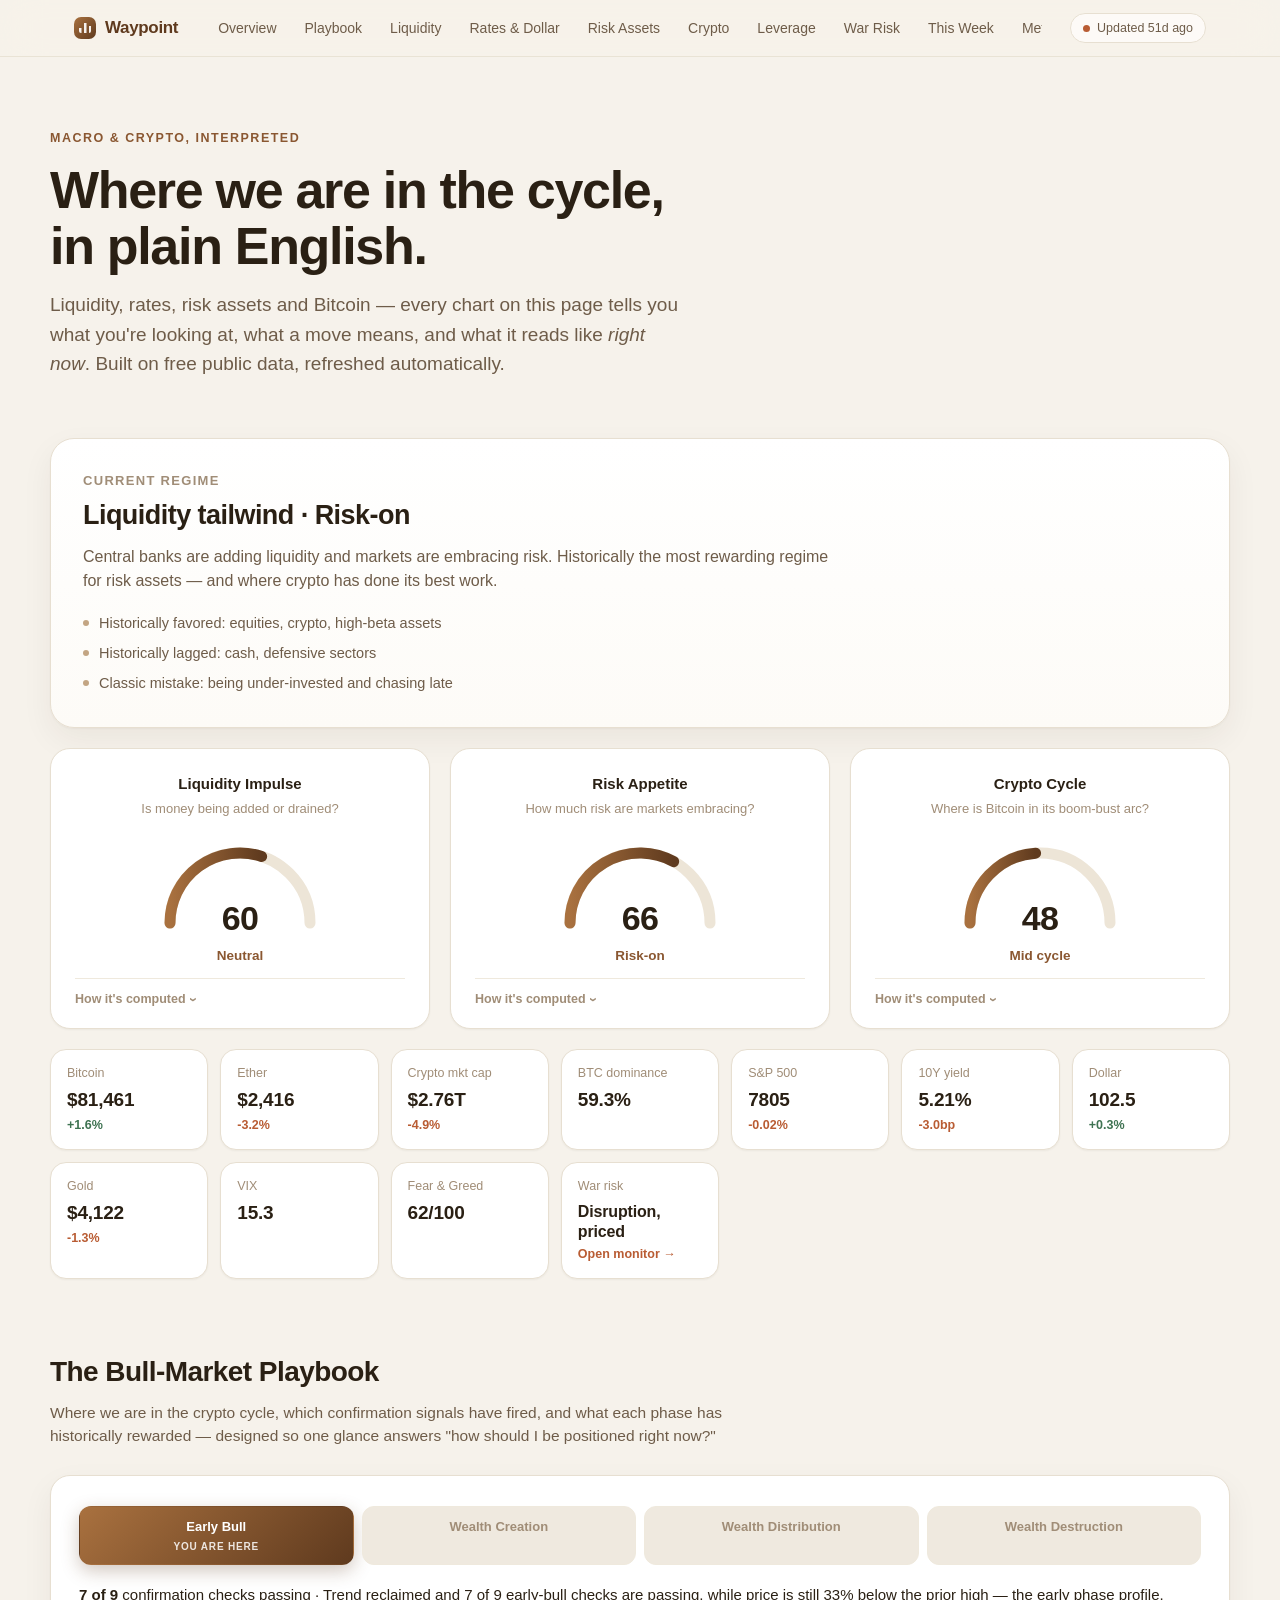
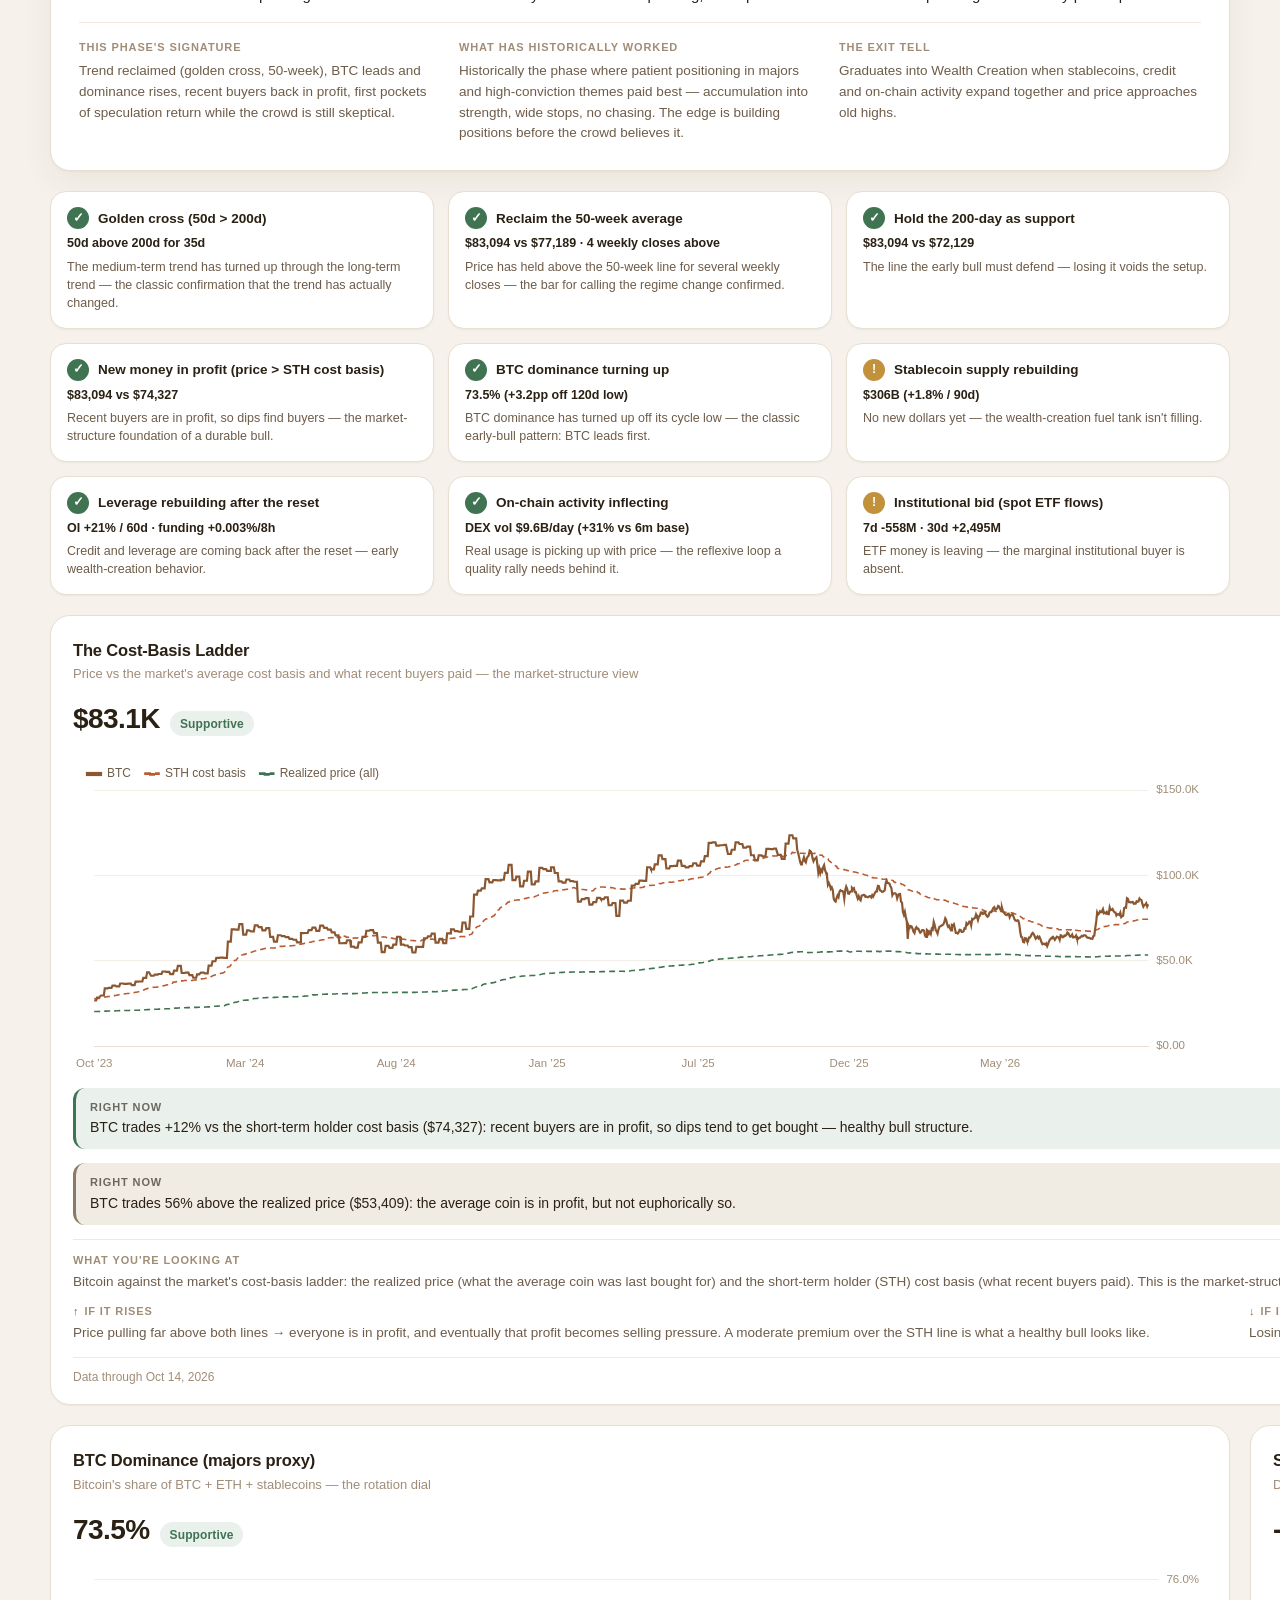
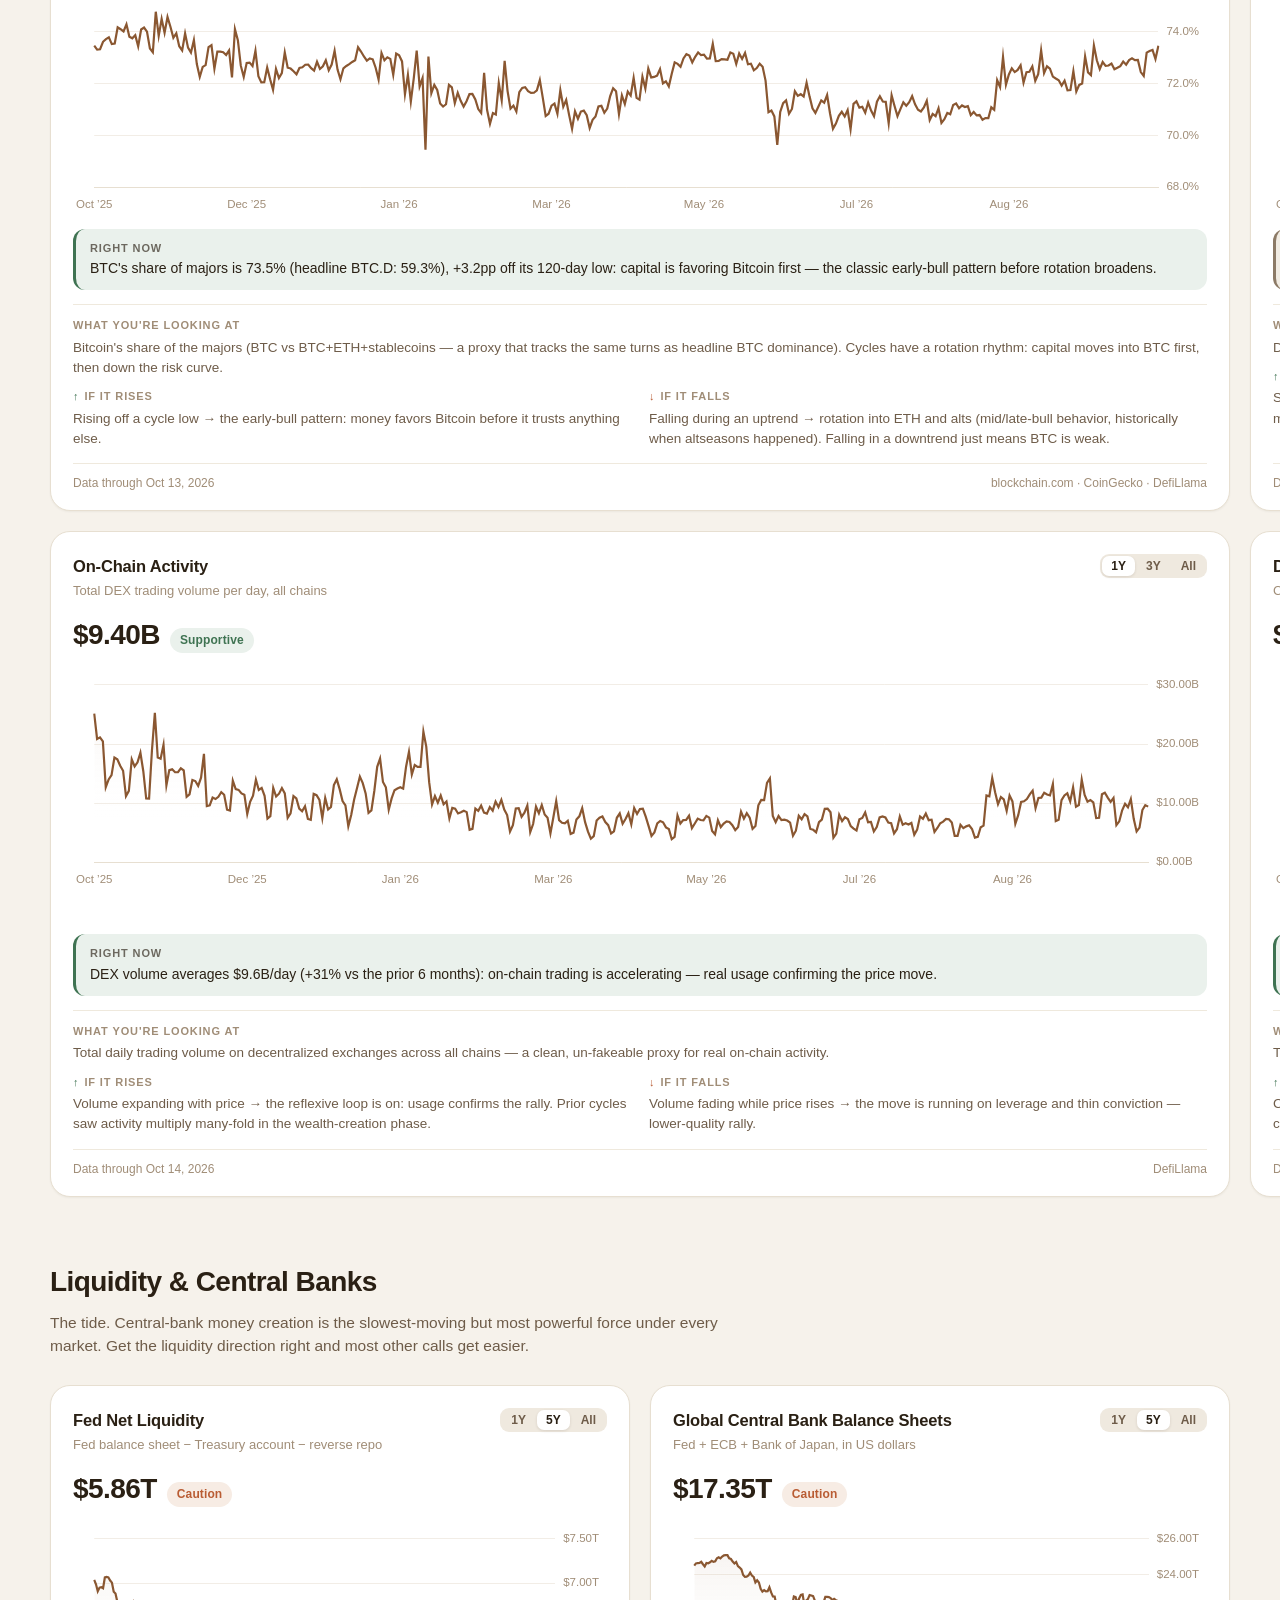
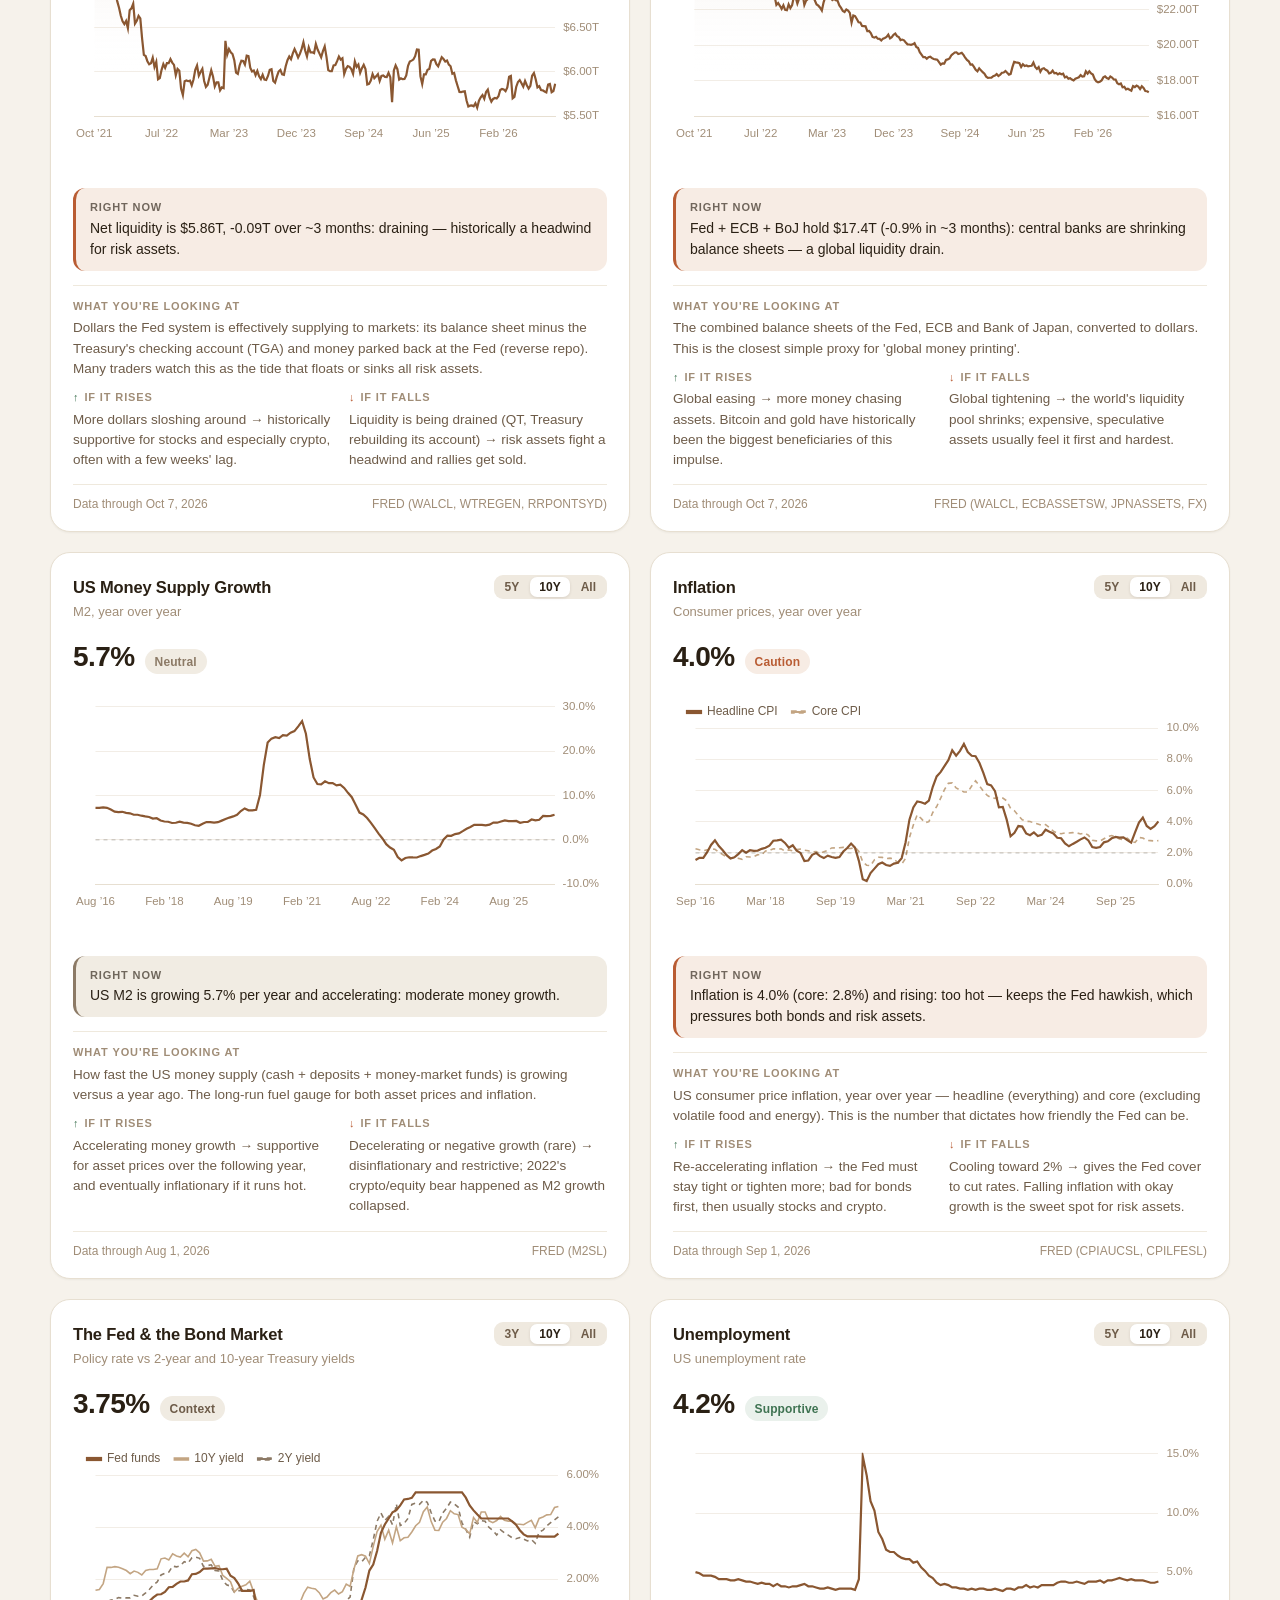
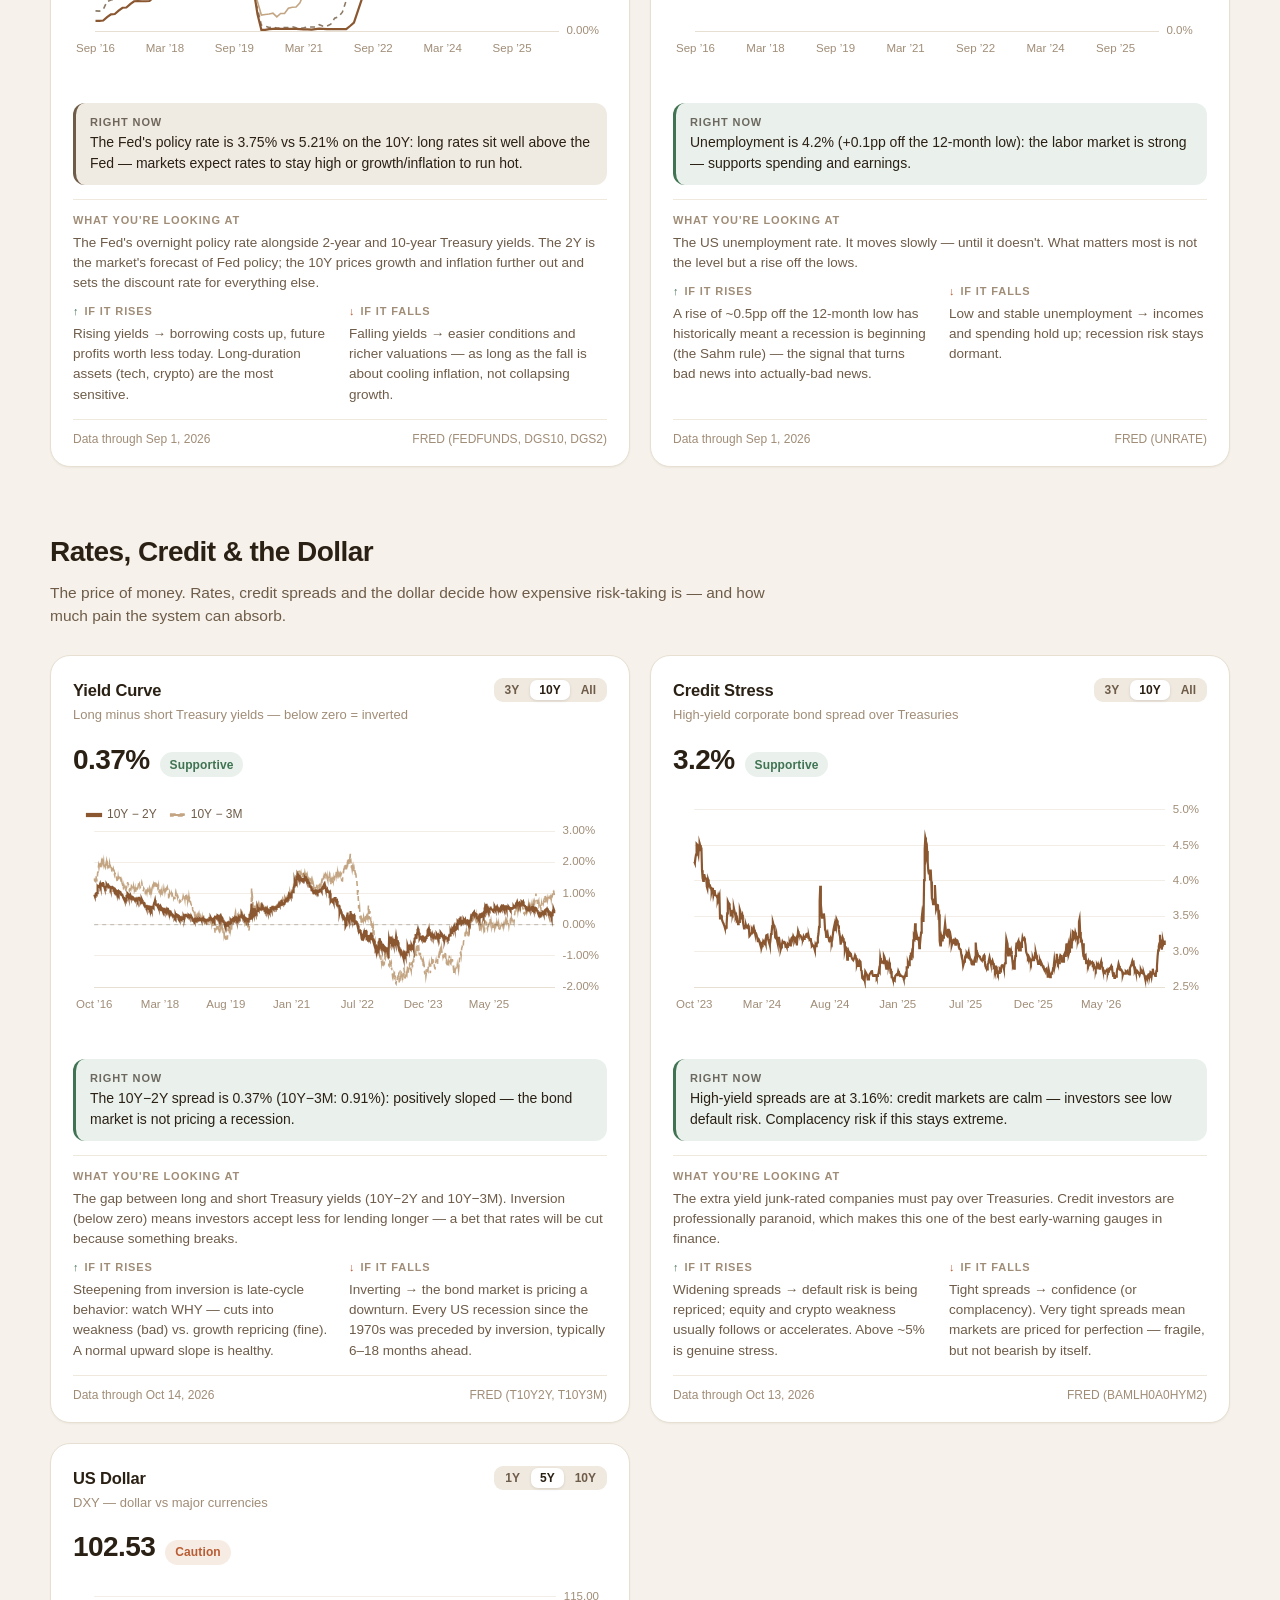
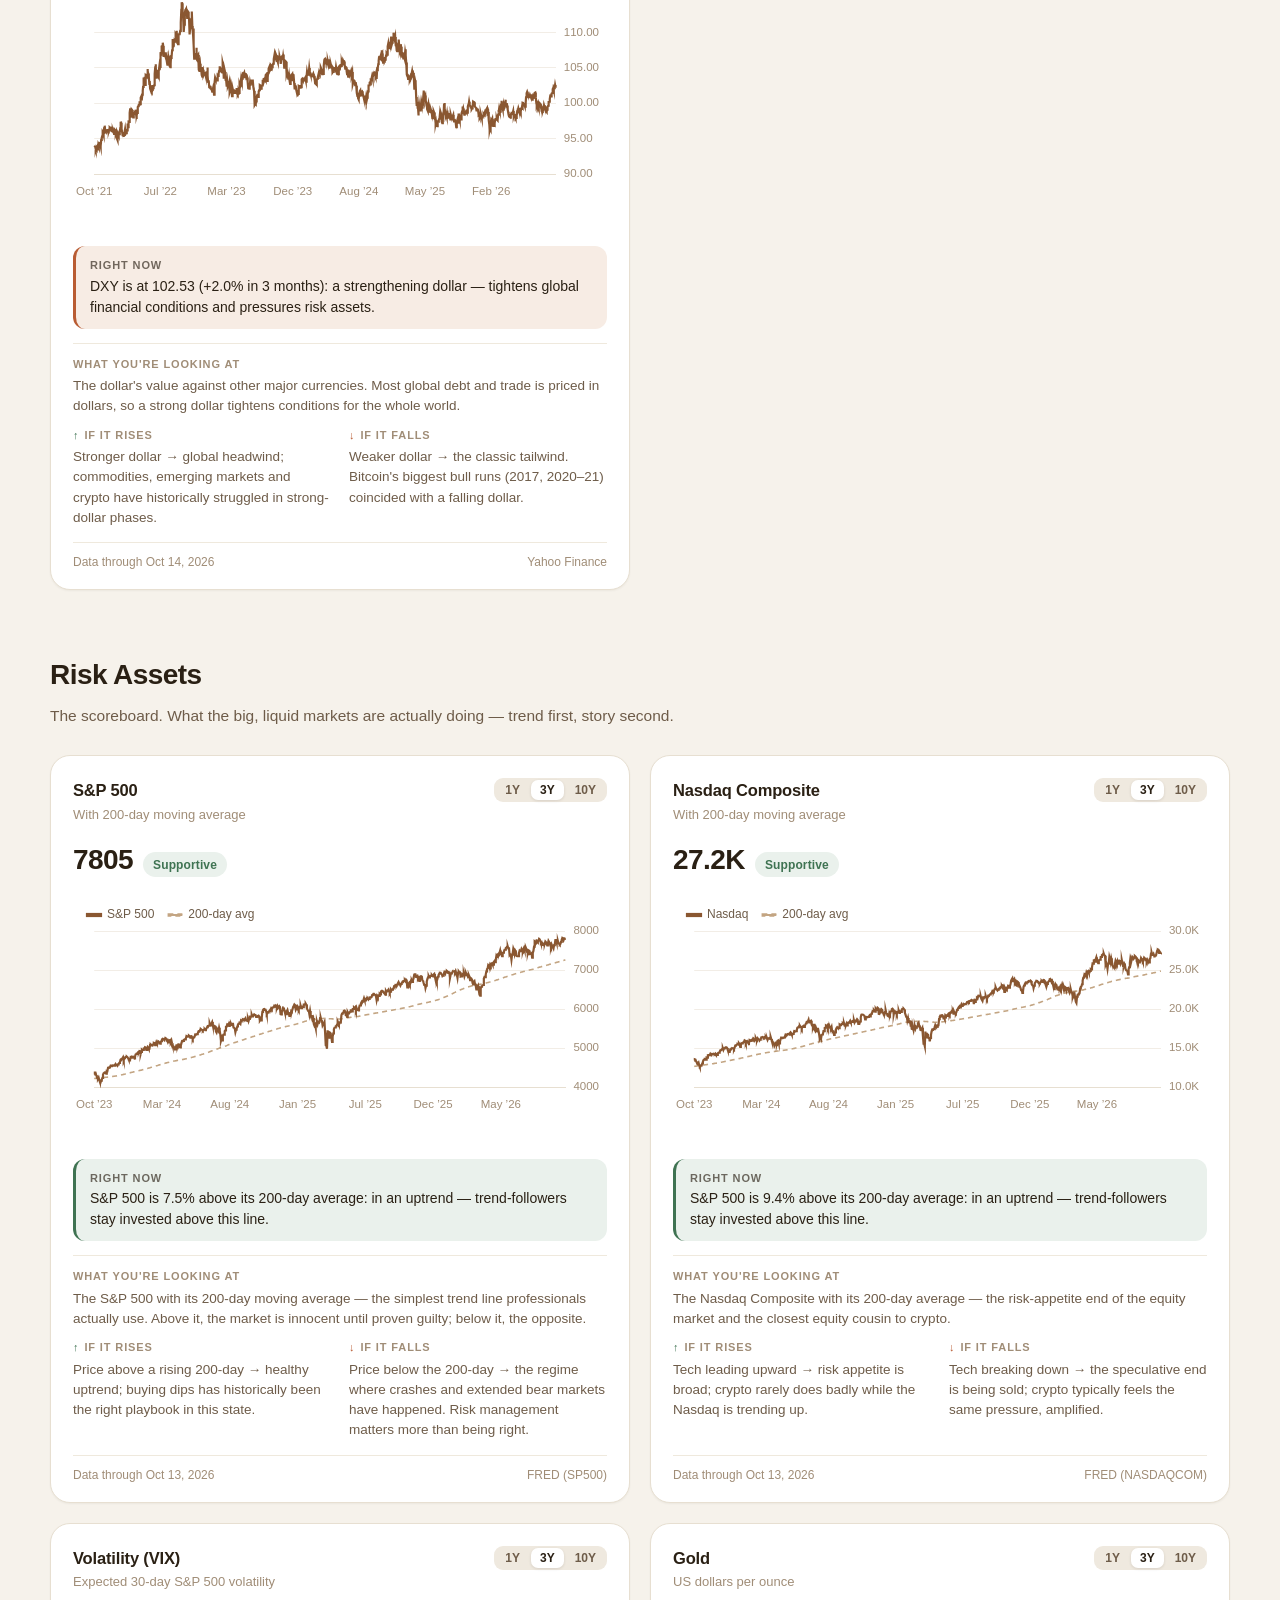
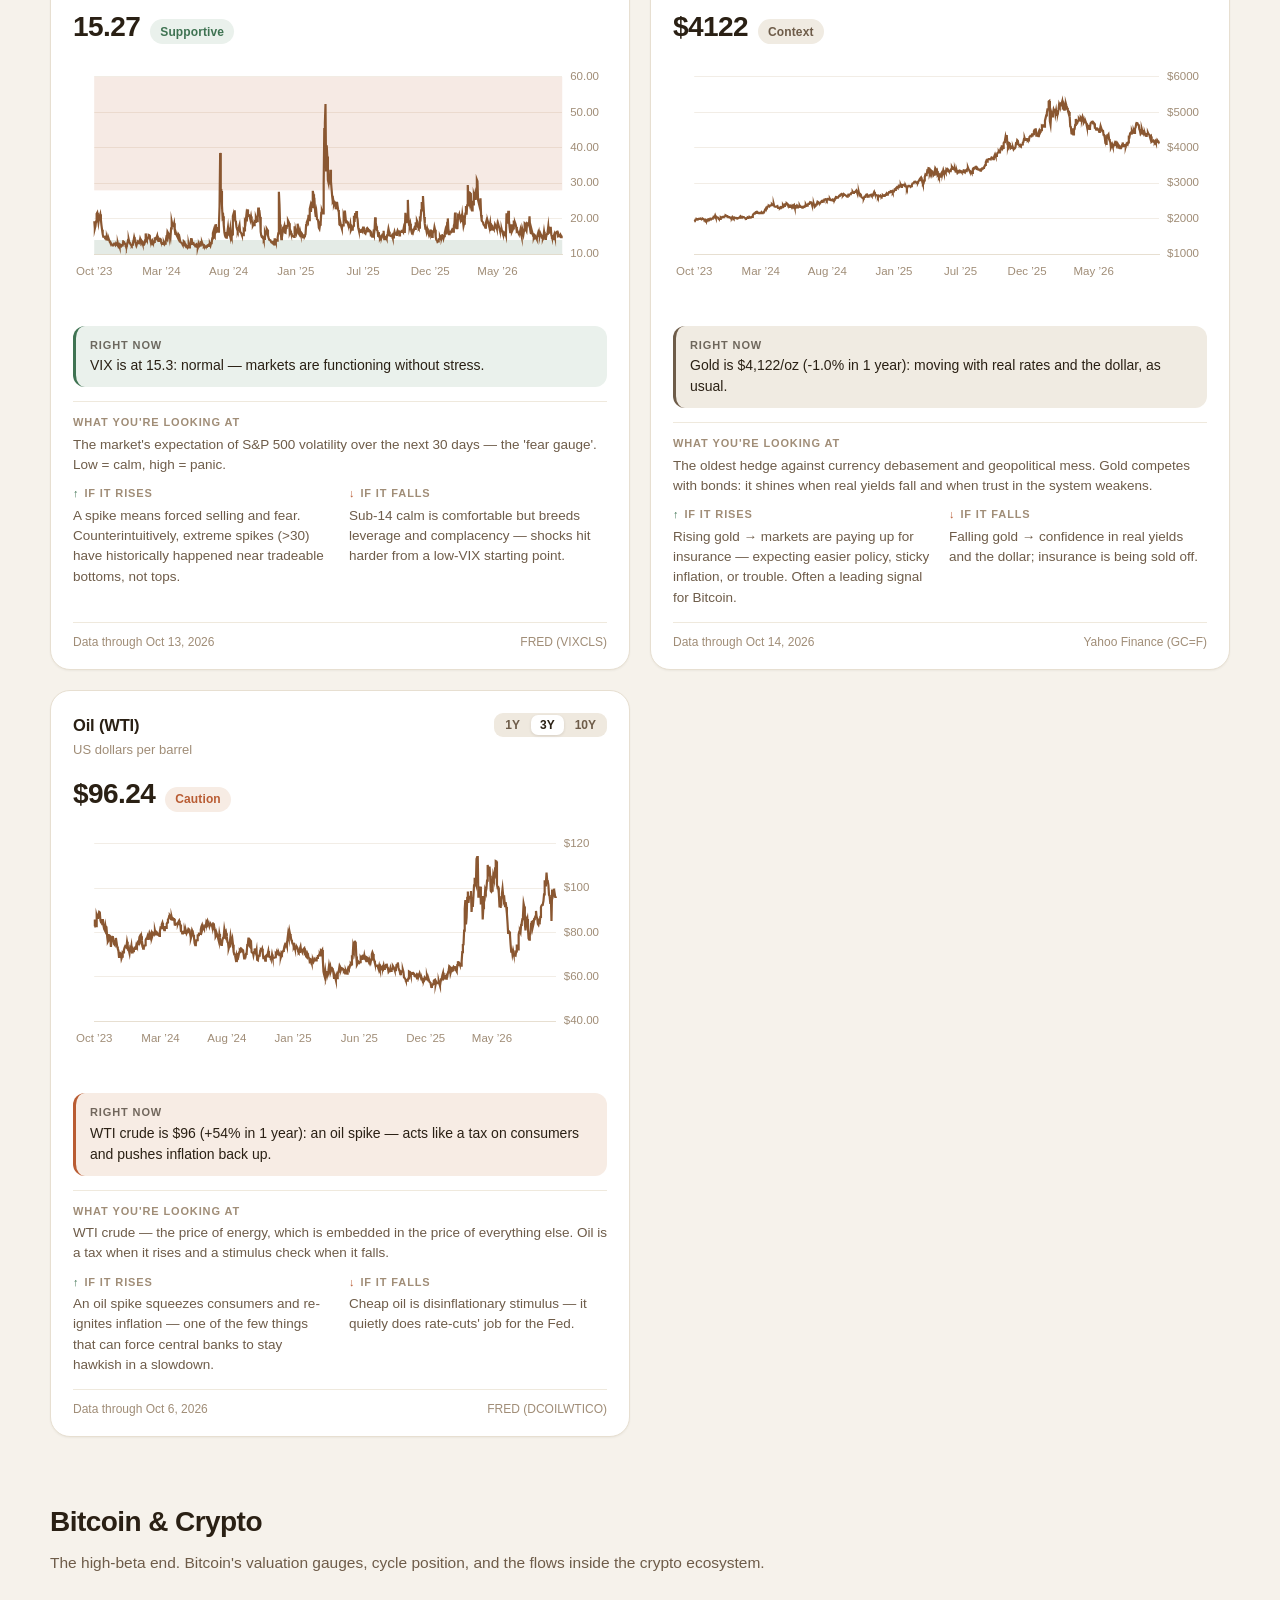
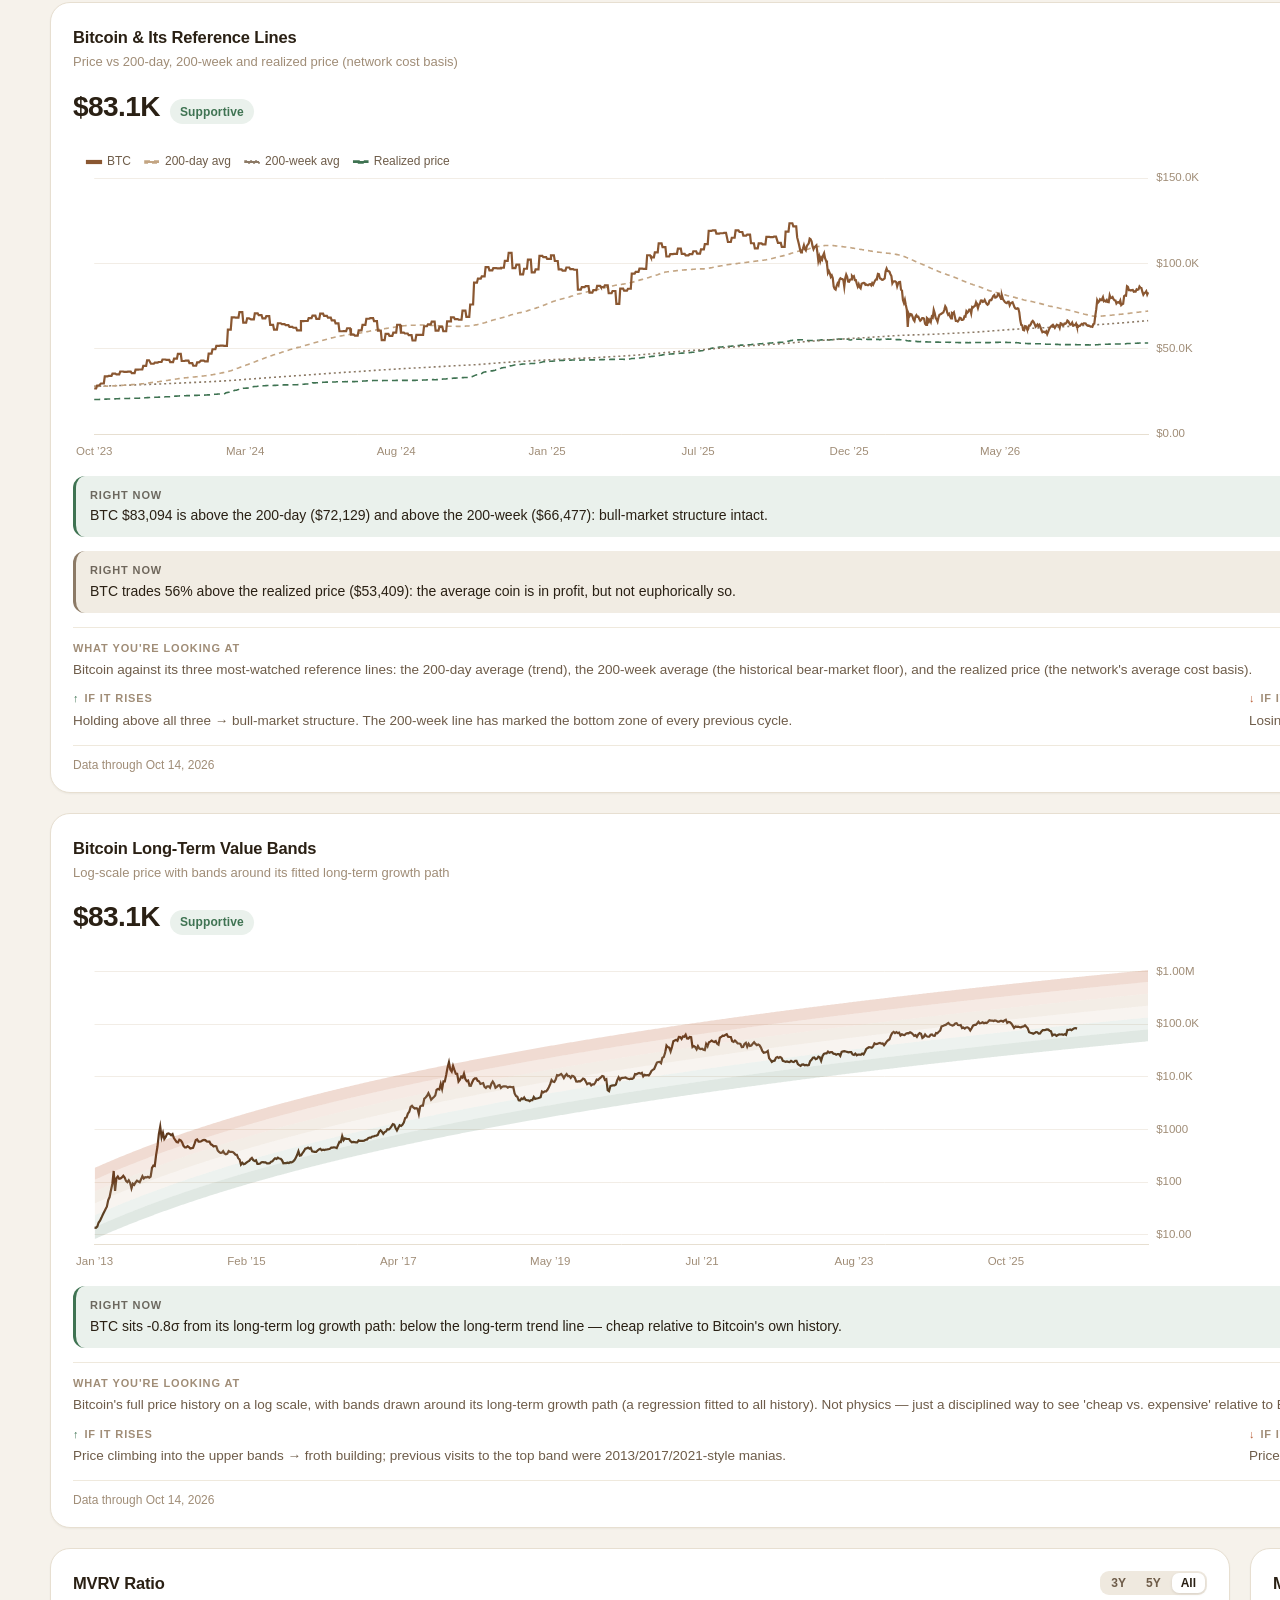
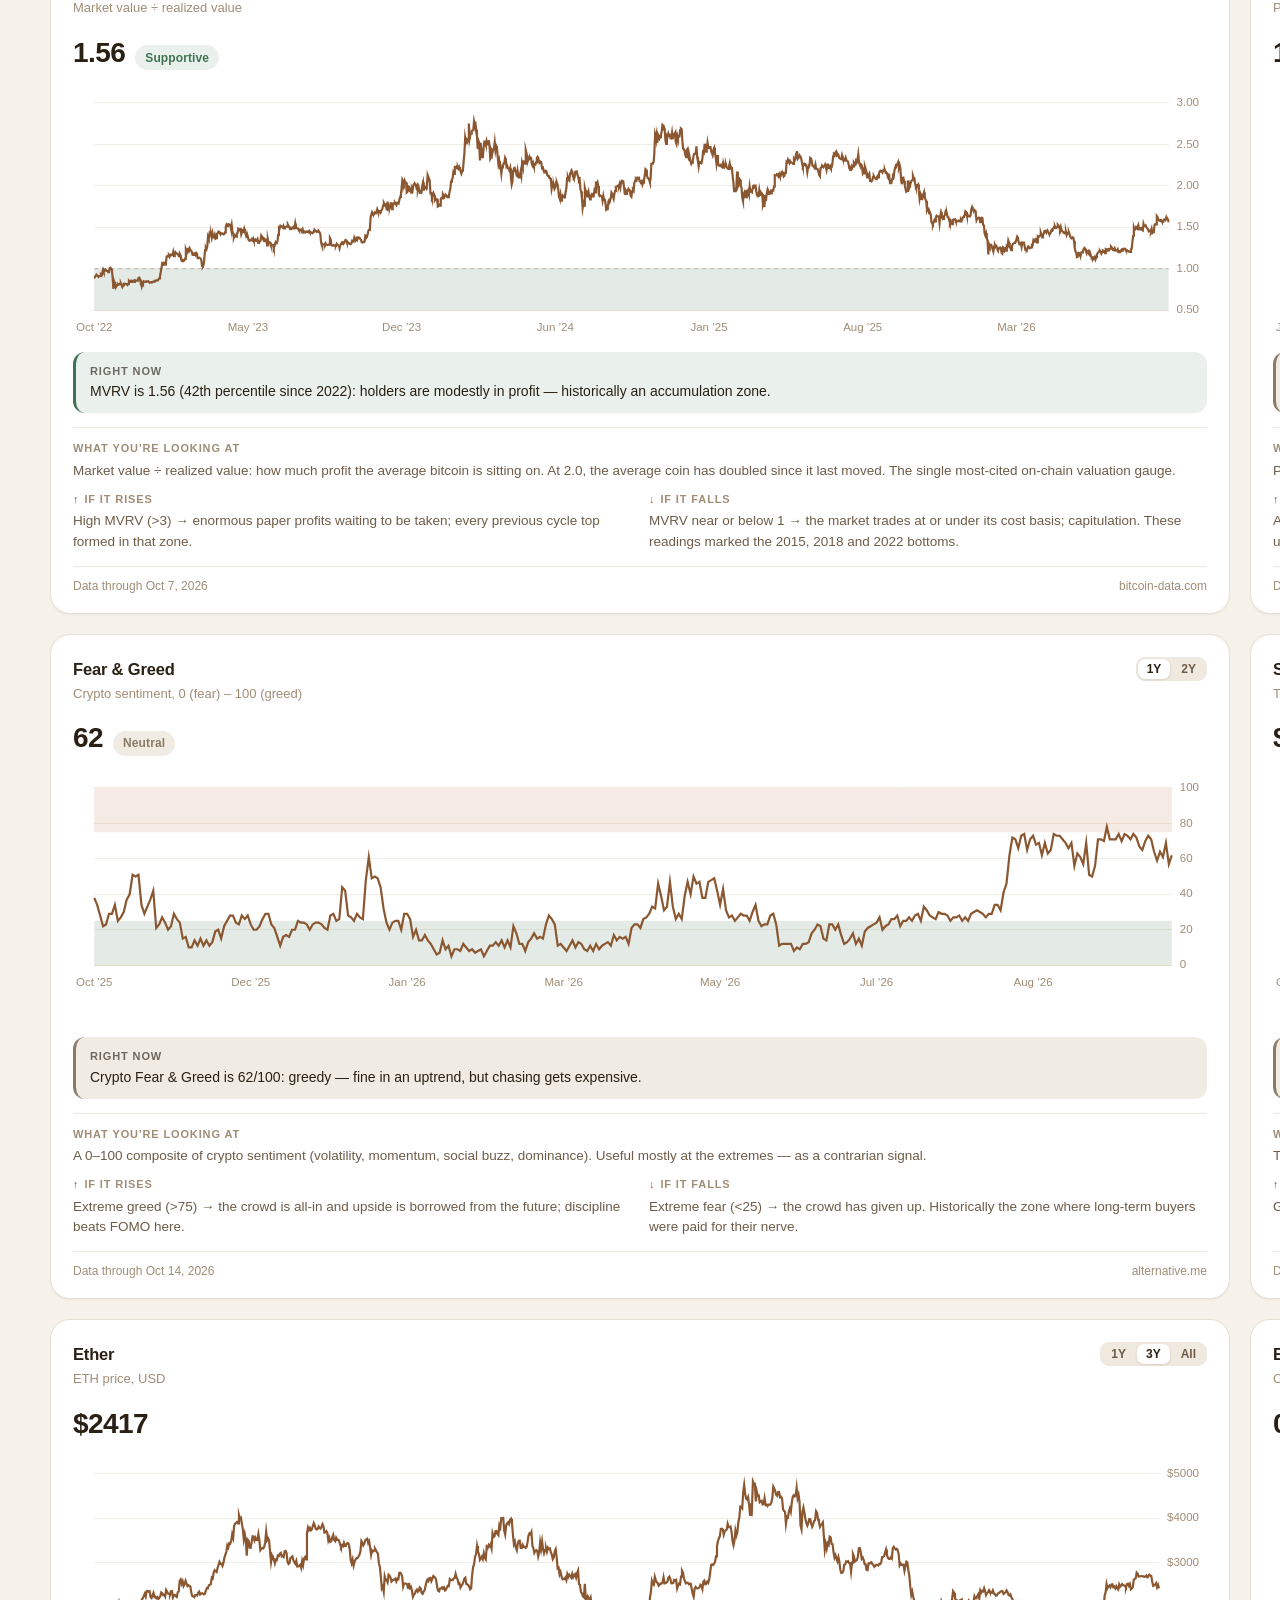
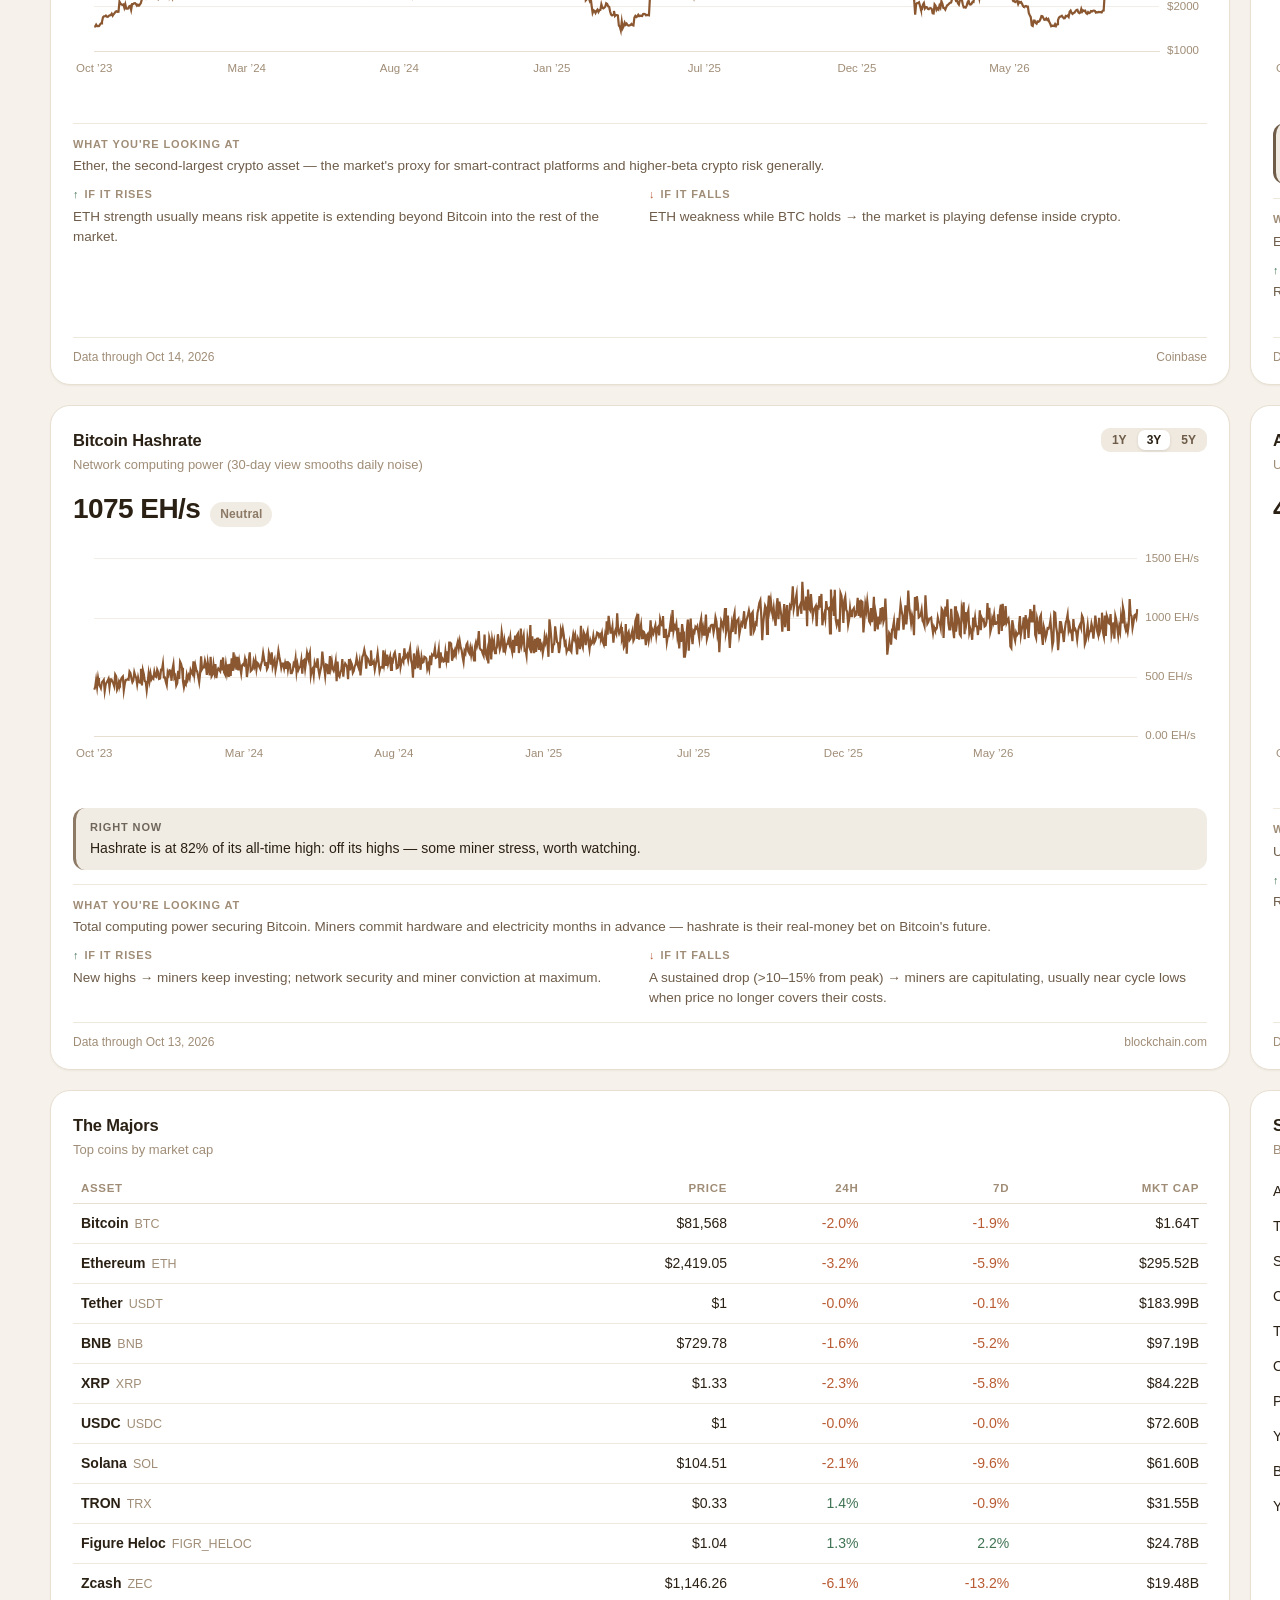
<file: site/index.html>
<!DOCTYPE html>
<html lang="en">
<head>
<meta charset="UTF-8">
<meta name="viewport" content="width=device-width, initial-scale=1.0">
<meta http-equiv="Content-Security-Policy" content="default-src 'self'; script-src 'self'; style-src 'self' 'unsafe-inline'; img-src 'self' data:; connect-src 'self'; object-src 'none'; frame-src 'none'; base-uri 'none'; form-action 'none'">
<title>Waypoint — Macro &amp; Crypto, Interpreted</title>
<meta name="description" content="A macro and crypto dashboard that explains itself: liquidity, rates, risk assets and Bitcoin cycle gauges — each chart with a plain-English read on what it means.">
<link rel="icon" href="data:image/svg+xml,<svg xmlns='http://www.w3.org/2000/svg' viewBox='0 0 100 100'><rect width='100' height='100' rx='24' fill='%238A5731'/><path d='M28 72 V48 M50 72 V28 M72 72 V38' stroke='white' stroke-width='10' stroke-linecap='round'/></svg>">
<link rel="stylesheet" href="styles.css">
</head>
<body>

<nav class="nav">
  <div class="wrap nav-inner">
    <a class="brand" href="#top"><span class="brand-mark"></span>Waypoint</a>
    <div class="nav-links">
      <a href="#overview">Overview</a>
      <a href="#playbook">Playbook</a>
      <a href="#liquidity">Liquidity</a>
      <a href="#rates">Rates &amp; Dollar</a>
      <a href="#assets">Risk Assets</a>
      <a href="#crypto">Crypto</a>
      <a href="#derivs">Leverage</a>
      <a href="war.html">War Risk</a>
      <a href="#week">This Week</a>
      <a href="#method">Method</a>
    </div>
    <div class="nav-status" id="nav-status">
      <span class="status-dot" id="status-dot"></span><span id="status-text">Loading…</span>
    </div>
  </div>
</nav>

<header class="hero wrap" id="top">
  <p class="eyebrow">Macro &amp; Crypto, Interpreted</p>
  <h1>Where we are in the cycle,<br>in plain English.</h1>
  <p class="sub">Liquidity, rates, risk assets and Bitcoin — every chart on this page tells you
     what you're looking at, what a move means, and what it reads like <em>right now</em>.
     Built on free public data, refreshed automatically.</p>
</header>

<main>
  <section class="section wrap" id="overview" style="padding-top: 8px;">
    <div class="regime" id="regime-card"></div>
    <div class="gauges" id="gauges"></div>
    <div class="tiles" id="tiles"></div>
  </section>

  <section class="section wrap" id="playbook">
    <div class="section-head">
      <h2>The Bull-Market Playbook</h2>
      <p>Where we are in the crypto cycle, which confirmation signals have fired, and what each
         phase has historically rewarded — designed so one glance answers "how should I be
         positioned right now?"</p>
    </div>
    <div id="phase-tracker"></div>
    <div id="checklist"></div>
    <div class="grid" id="grid-playbook" style="margin-top: 20px;"></div>
  </section>

  <section class="section wrap" id="liquidity">
    <div class="section-head">
      <h2>Liquidity &amp; Central Banks</h2>
      <p id="intro-liquidity"></p>
    </div>
    <div class="grid" id="grid-liquidity"></div>
  </section>

  <section class="section wrap" id="rates">
    <div class="section-head">
      <h2>Rates, Credit &amp; the Dollar</h2>
      <p id="intro-rates"></p>
    </div>
    <div class="grid" id="grid-rates"></div>
  </section>

  <section class="section wrap" id="assets">
    <div class="section-head">
      <h2>Risk Assets</h2>
      <p id="intro-assets"></p>
    </div>
    <div class="grid" id="grid-assets"></div>
  </section>

  <section class="section wrap" id="crypto">
    <div class="section-head">
      <h2>Bitcoin &amp; Crypto</h2>
      <p id="intro-crypto"></p>
    </div>
    <div class="grid" id="grid-crypto"></div>
  </section>

  <section class="section wrap" id="derivs">
    <div class="section-head">
      <h2>Leverage &amp; Positioning</h2>
      <p id="intro-derivs"></p>
    </div>
    <div class="grid" id="grid-derivs"></div>
  </section>

  <section class="section wrap" id="week">
    <div class="section-head">
      <h2>This Week</h2>
      <p id="intro-week"></p>
    </div>
    <div class="grid" id="grid-week"></div>
  </section>

  <section class="section wrap" id="method">
    <div class="section-head">
      <h2>How to read this page</h2>
      <p>No black boxes: every gauge is a documented average of public data. Signals describe
         historical patterns, not predictions.</p>
    </div>
    <div class="grid" id="grid-method"></div>
    <div class="disclaimer" style="margin-top: 20px;">
      <strong>Educational tool, not financial advice.</strong> Everything on this page describes
      historical relationships in public market data. Nothing here is a recommendation to buy or
      sell anything, and past patterns regularly fail. Data comes from free public sources
      (FRED, blockchain.com, bitcoin-data.com, Coinbase, CoinGecko, DefiLlama, alternative.me,
      OKX/Bybit/Binance, ForexFactory, public RSS feeds) and can be delayed or wrong.
      Do your own research and size positions like the future is uncertain — because it is.
    </div>
  </section>
</main>

<footer class="footer wrap">
  <div>Waypoint · an open, self-updating dashboard · <a id="repo-link" href="#" target="_blank" rel="noopener">source &amp; docs</a></div>
  <div class="foot-status" id="foot-status"></div>
</footer>

<script src="vendor/chart.umd.min.js"></script>
<script src="explainers.js"></script>
<script src="app.js"></script>
</body>
</html>
</file>
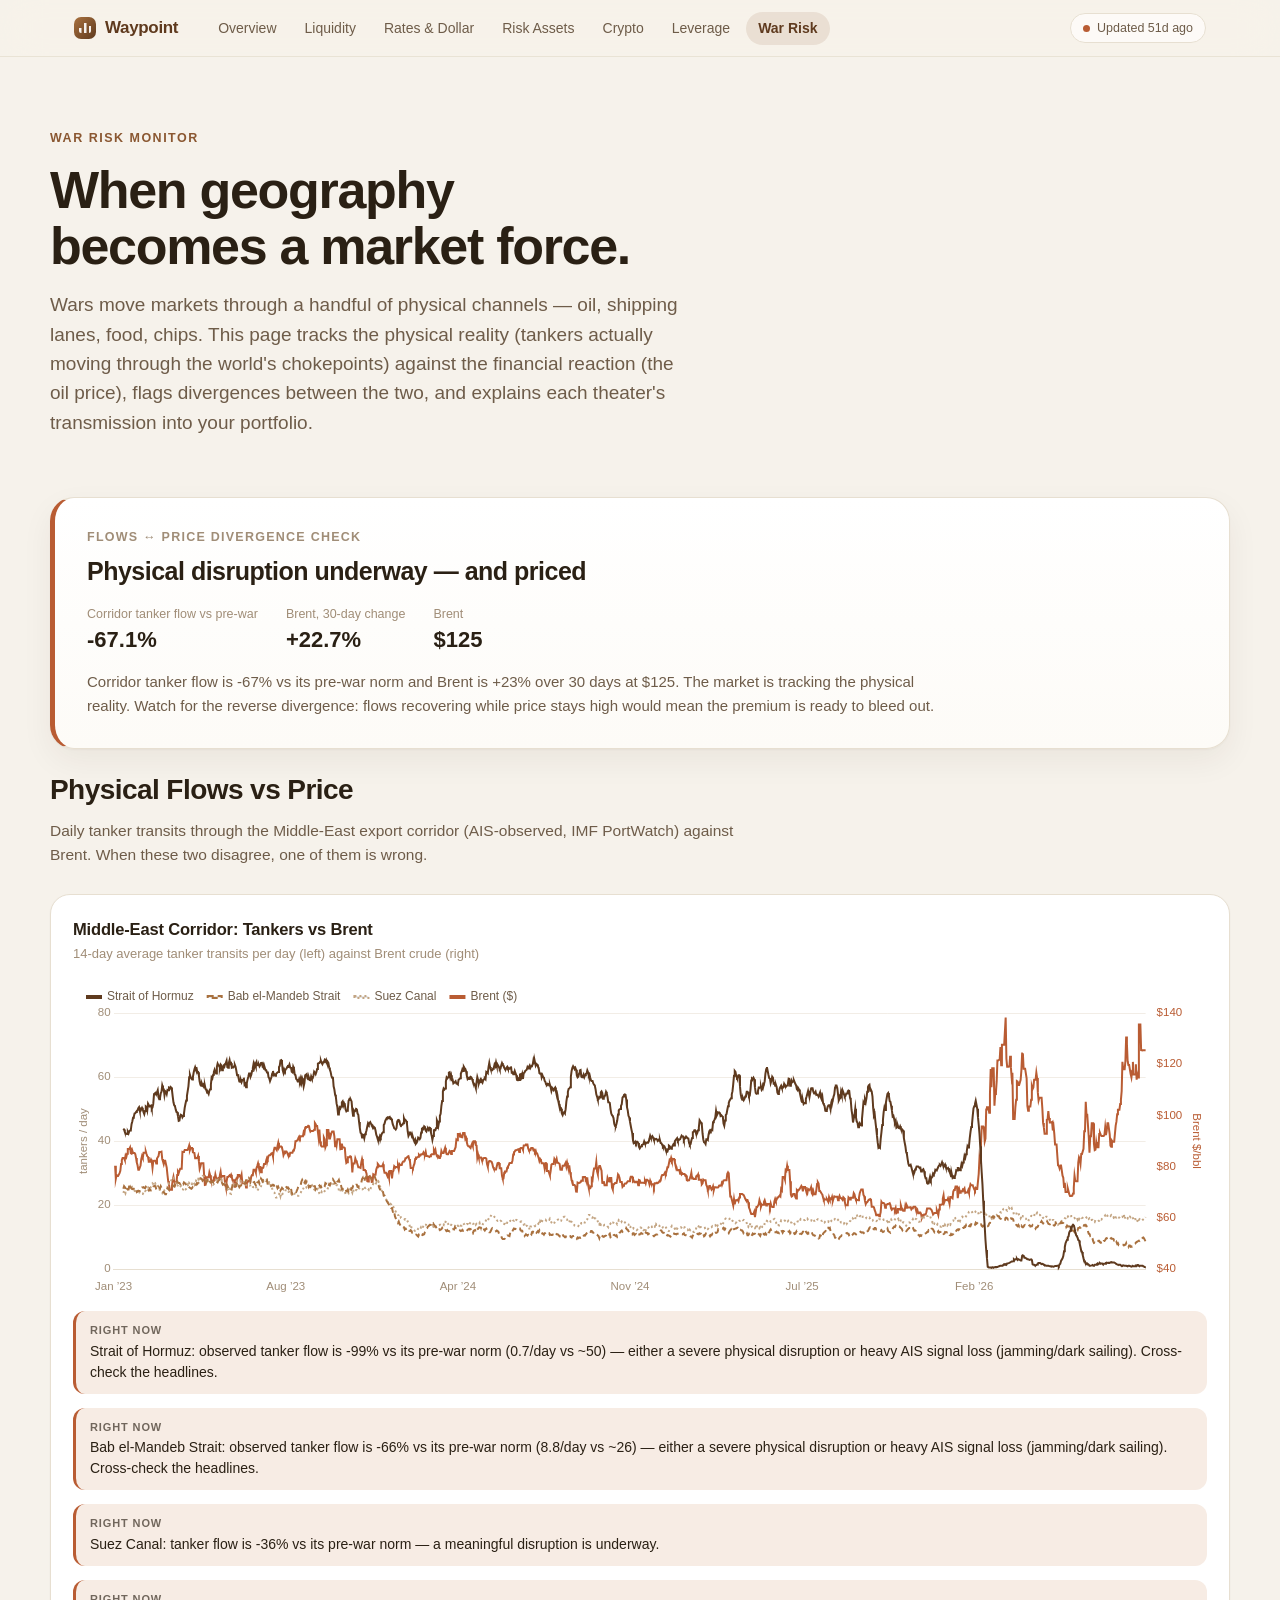
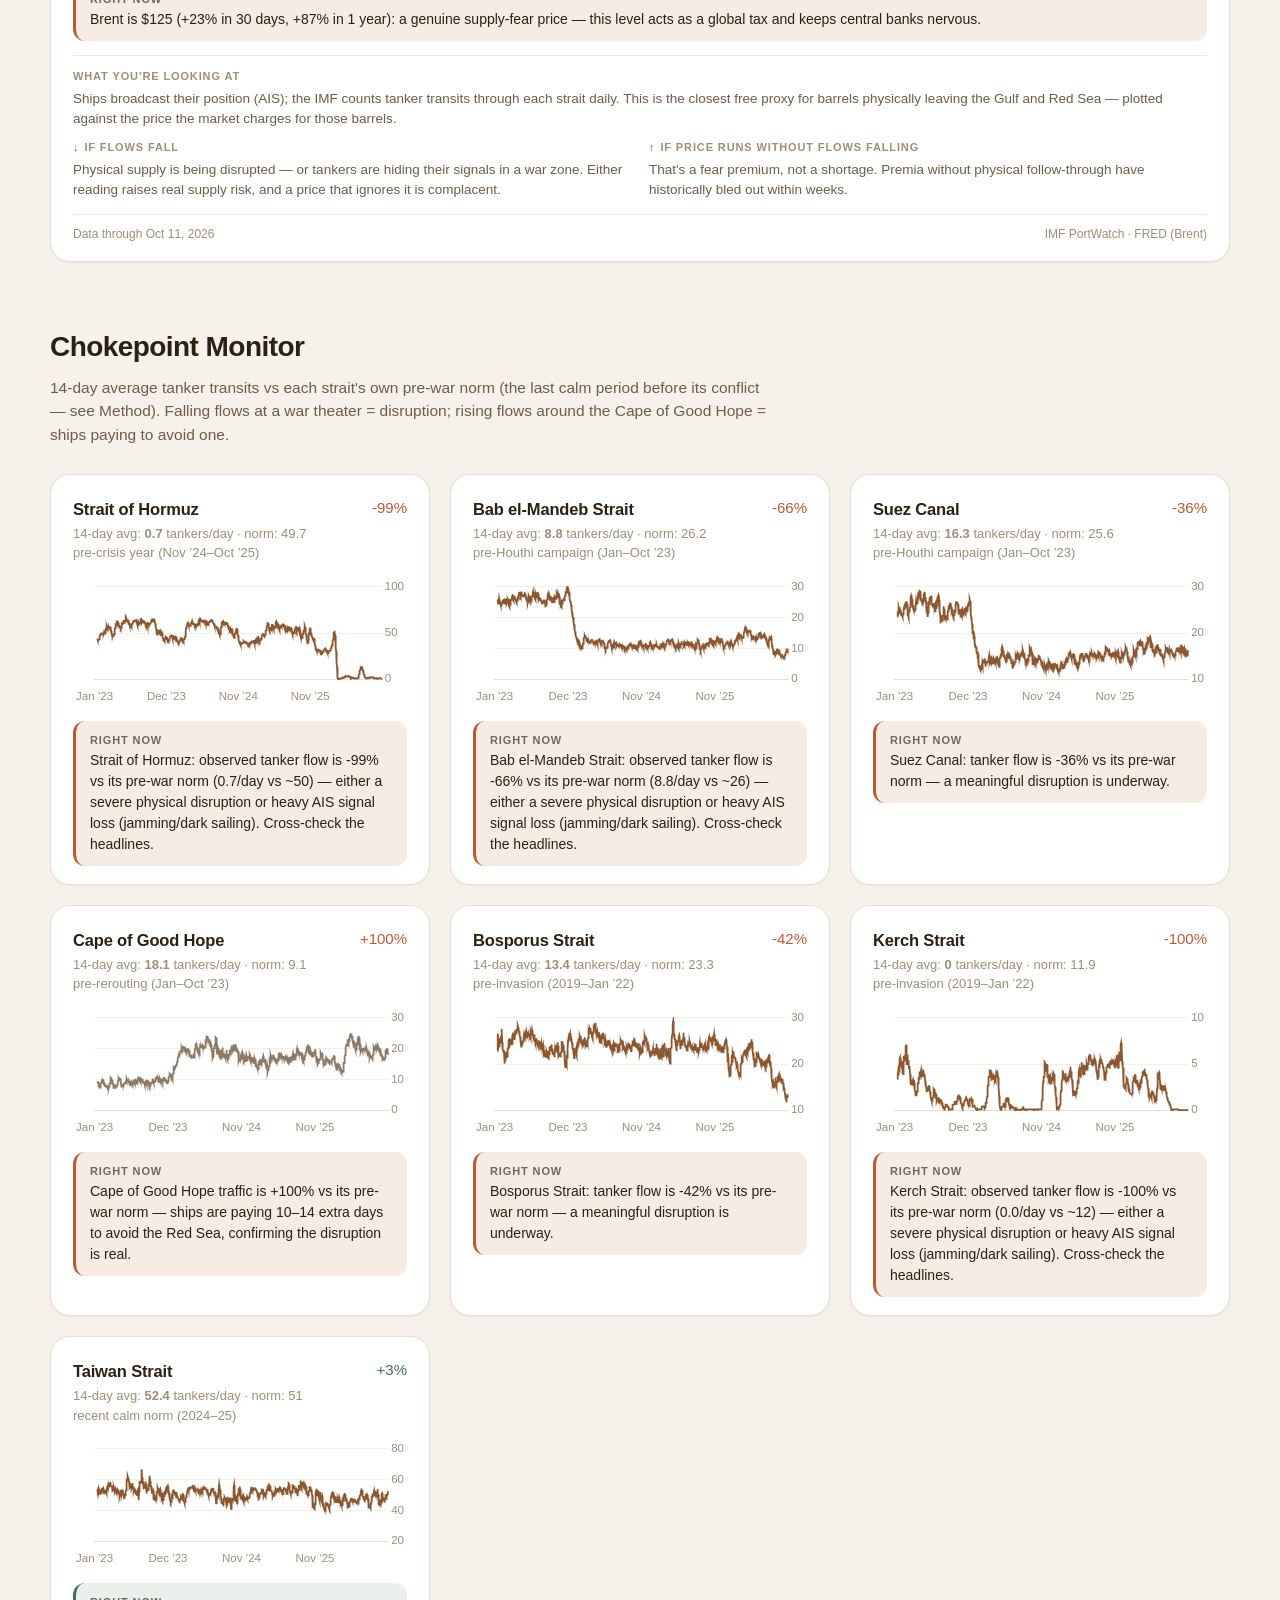
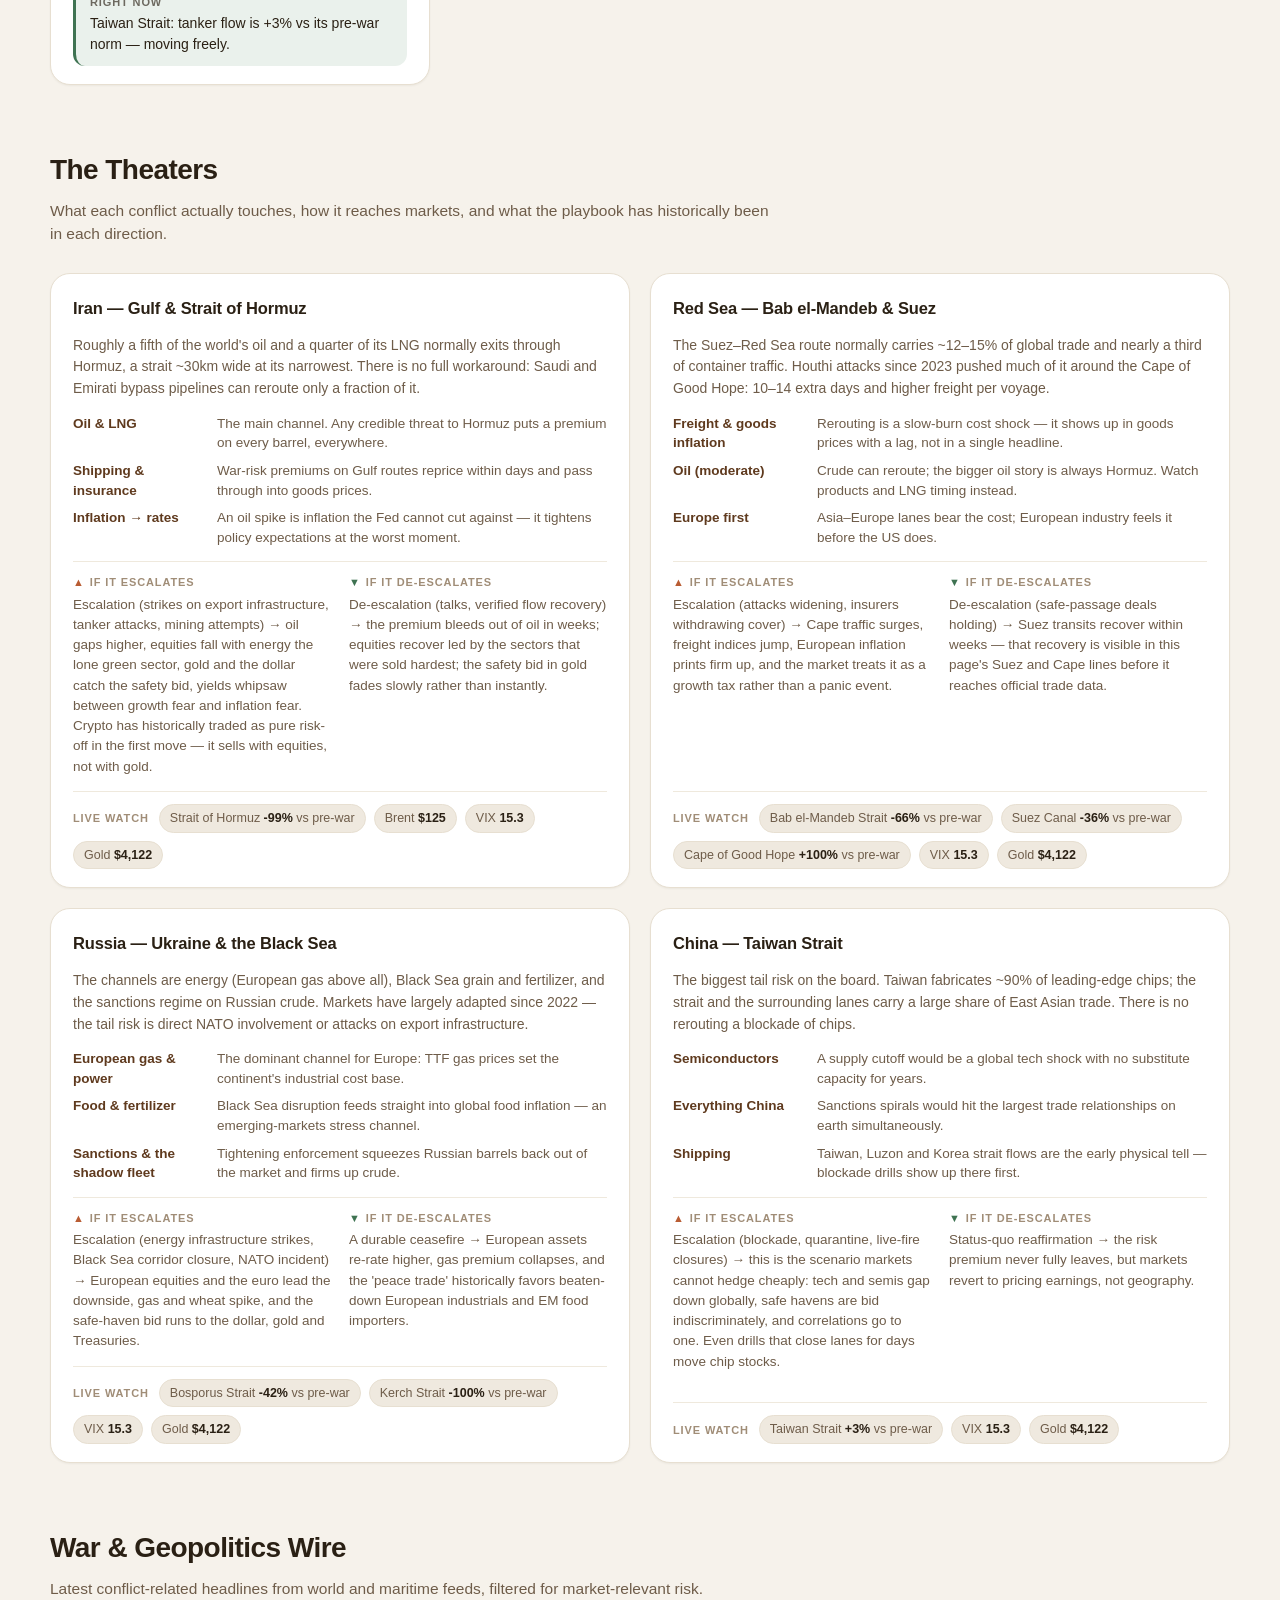
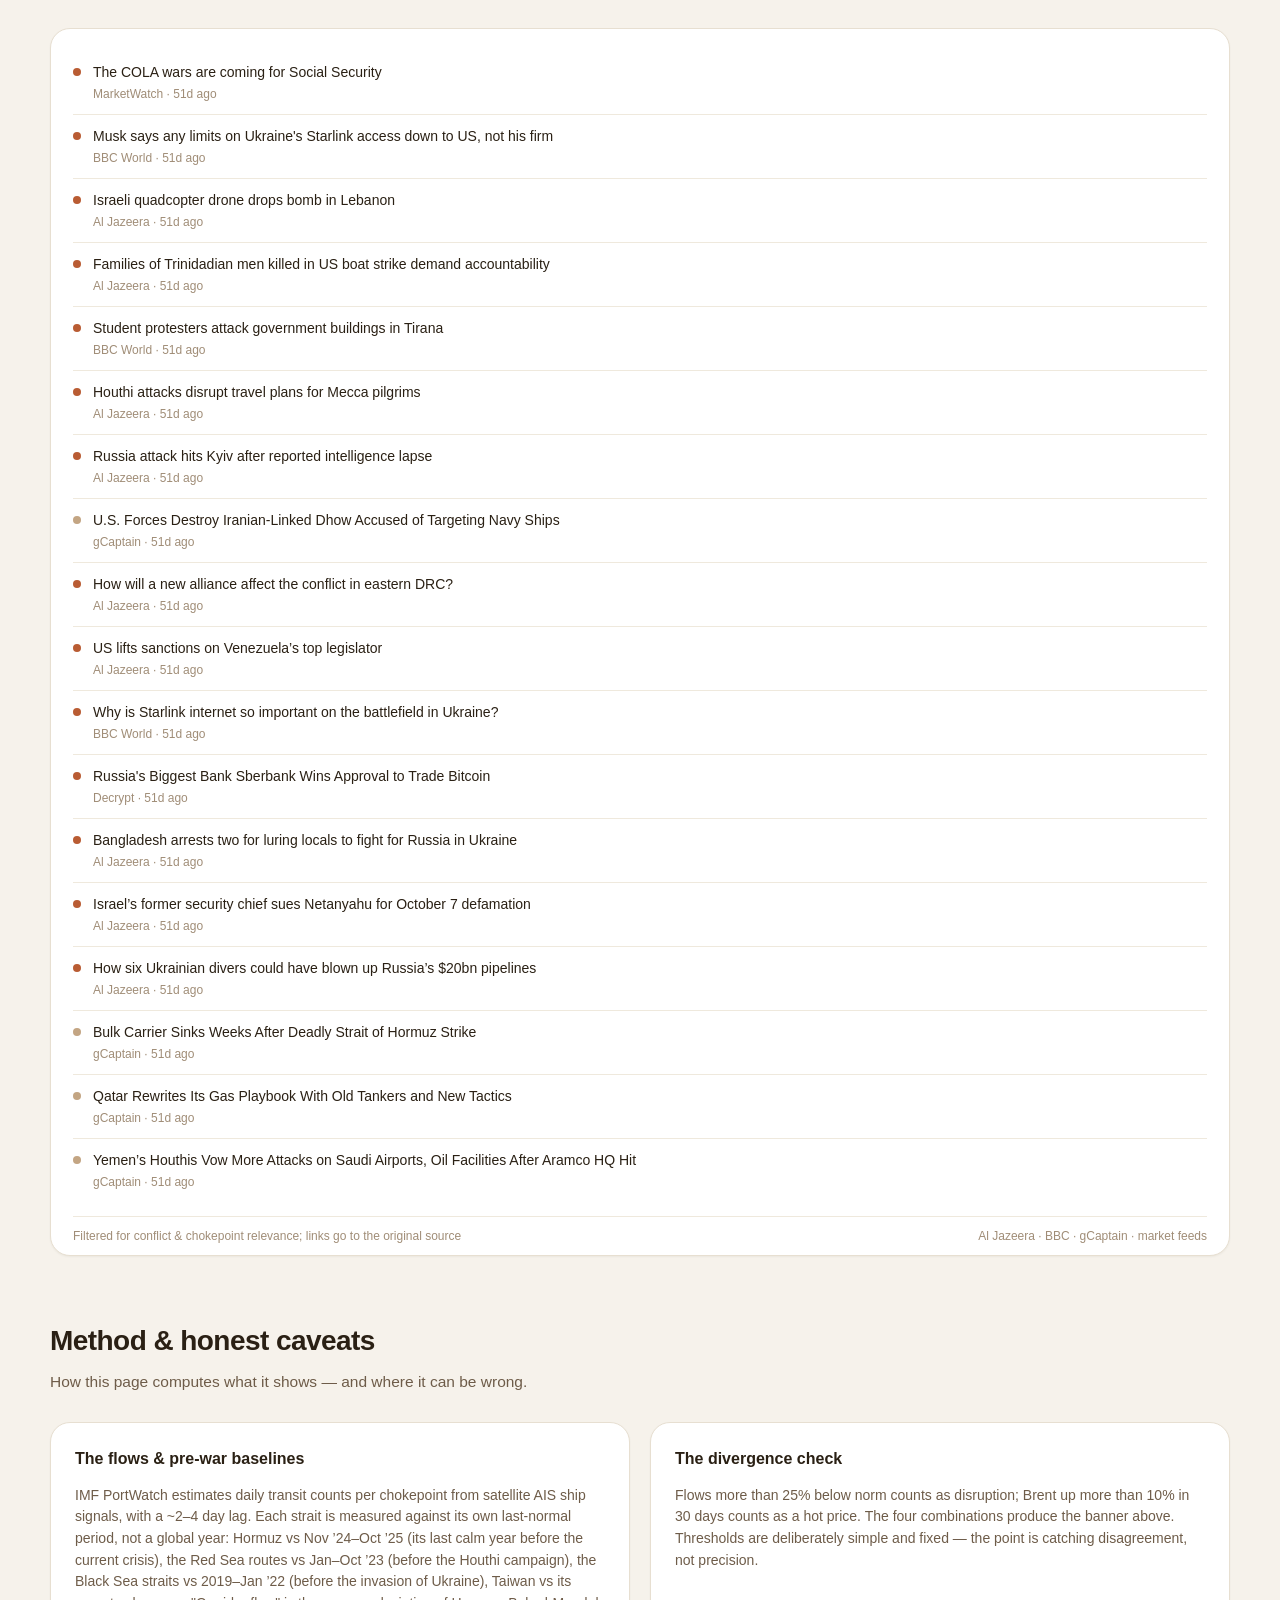
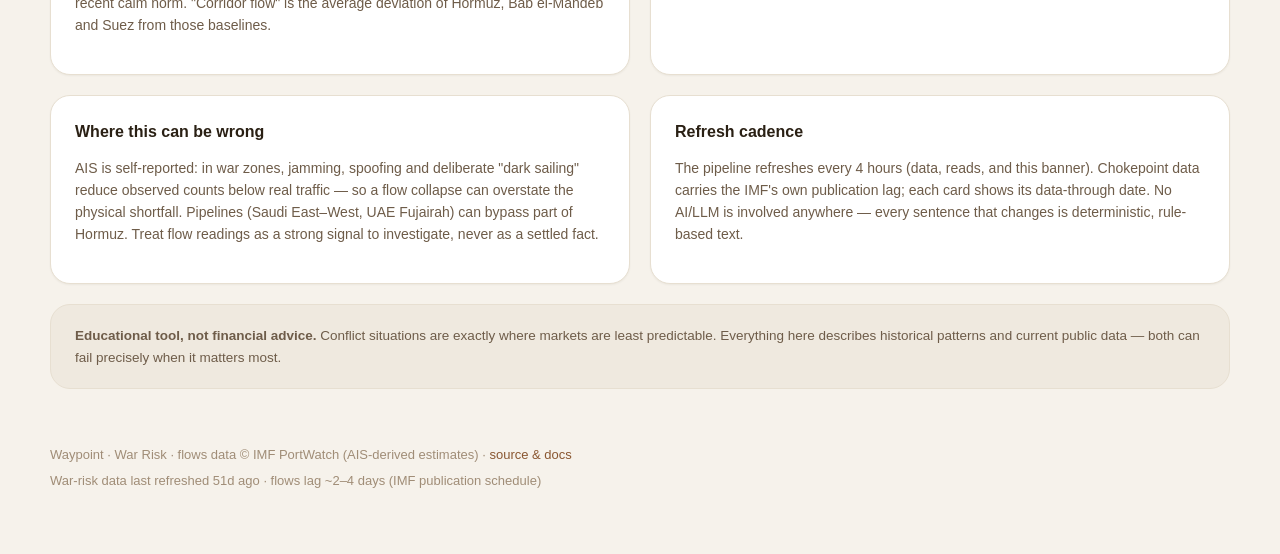
<file: site/war.html>
<!DOCTYPE html>
<html lang="en">
<head>
<meta charset="UTF-8">
<meta name="viewport" content="width=device-width, initial-scale=1.0">
<meta http-equiv="Content-Security-Policy" content="default-src 'self'; script-src 'self'; style-src 'self' 'unsafe-inline'; img-src 'self' data:; connect-src 'self'; object-src 'none'; frame-src 'none'; base-uri 'none'; form-action 'none'">
<title>War Risk — Waypoint</title>
<meta name="description" content="Conflict theaters, their market transmission channels, and a physical-flows-vs-price tracker for the world's oil chokepoints.">
<link rel="icon" href="data:image/svg+xml,<svg xmlns='http://www.w3.org/2000/svg' viewBox='0 0 100 100'><rect width='100' height='100' rx='24' fill='%238A5731'/><path d='M28 72 V48 M50 72 V28 M72 72 V38' stroke='white' stroke-width='10' stroke-linecap='round'/></svg>">
<link rel="stylesheet" href="styles.css">
</head>
<body>

<nav class="nav">
  <div class="wrap nav-inner">
    <a class="brand" href="index.html"><span class="brand-mark"></span>Waypoint</a>
    <div class="nav-links">
      <a href="index.html#overview">Overview</a>
      <a href="index.html#liquidity">Liquidity</a>
      <a href="index.html#rates">Rates &amp; Dollar</a>
      <a href="index.html#assets">Risk Assets</a>
      <a href="index.html#crypto">Crypto</a>
      <a href="index.html#derivs">Leverage</a>
      <a href="war.html" class="on">War Risk</a>
    </div>
    <div class="nav-status" id="nav-status">
      <span class="status-dot" id="status-dot"></span><span id="status-text">Loading…</span>
    </div>
  </div>
</nav>

<header class="hero wrap">
  <p class="eyebrow">War Risk Monitor</p>
  <h1>When geography<br>becomes a market force.</h1>
  <p class="sub">Wars move markets through a handful of physical channels — oil, shipping lanes,
     food, chips. This page tracks the physical reality (tankers actually moving through the
     world's chokepoints) against the financial reaction (the oil price), flags divergences
     between the two, and explains each theater's transmission into your portfolio.</p>
</header>

<main>
  <section class="section wrap" style="padding-top: 8px;">
    <div id="divergence-banner"></div>
  </section>

  <section class="section wrap" id="tracker" style="padding-top: 12px;">
    <div class="section-head">
      <h2>Physical Flows vs Price</h2>
      <p>Daily tanker transits through the Middle-East export corridor (AIS-observed, IMF
         PortWatch) against Brent. When these two disagree, one of them is wrong.</p>
    </div>
    <div class="grid" id="grid-tracker"></div>
  </section>

  <section class="section wrap" id="chokepoints">
    <div class="section-head">
      <h2>Chokepoint Monitor</h2>
      <p>14-day average tanker transits vs each strait's own pre-war norm (the last calm period
         before its conflict — see Method). Falling flows at a war theater = disruption; rising
         flows around the Cape of Good Hope = ships paying to avoid one.</p>
    </div>
    <div class="grid three" id="grid-chokepoints"></div>
  </section>

  <section class="section wrap" id="theaters">
    <div class="section-head">
      <h2>The Theaters</h2>
      <p>What each conflict actually touches, how it reaches markets, and what the playbook has
         historically been in each direction.</p>
    </div>
    <div class="grid" id="grid-theaters"></div>
  </section>

  <section class="section wrap" id="warnews">
    <div class="section-head">
      <h2>War &amp; Geopolitics Wire</h2>
      <p>Latest conflict-related headlines from world and maritime feeds, filtered for
         market-relevant risk.</p>
    </div>
    <div class="grid" id="grid-warnews"></div>
  </section>

  <section class="section wrap" id="method">
    <div class="section-head">
      <h2>Method &amp; honest caveats</h2>
      <p>How this page computes what it shows — and where it can be wrong.</p>
    </div>
    <div class="grid" id="grid-method"></div>
    <div class="disclaimer" style="margin-top: 20px;">
      <strong>Educational tool, not financial advice.</strong> Conflict situations are exactly
      where markets are least predictable. Everything here describes historical patterns and
      current public data — both can fail precisely when it matters most.
    </div>
  </section>
</main>

<footer class="footer wrap">
  <div>Waypoint · War Risk · flows data © IMF PortWatch (AIS-derived estimates) ·
    <a href="https://github.com/iwaheedo/macrodashboard" target="_blank" rel="noopener">source &amp; docs</a></div>
  <div class="foot-status" id="foot-status"></div>
</footer>

<script src="vendor/chart.umd.min.js"></script>
<script src="war.js"></script>
</body>
</html>
</file>
<file: site/styles.css>
/* Waypoint — warm, light, Apple-inspired design system */

:root {
  --bg: #F6F2EB;
  --bg-soft: #EFE9DF;
  --card: #FFFFFF;
  --line: #E7DFD1;
  --line-soft: #EFE9DD;
  --ink: #2A2014;
  --ink-2: #6E5C49;
  --ink-3: #A08D77;
  --accent: #8A5731;
  --accent-deep: #5F3A1E;
  --accent-soft: #C3A583;
  --good: #3F7352;
  --good-bg: #EAF1EC;
  --warn: #B95C33;
  --warn-bg: #F7ECE4;
  --neutral: #8C7A66;
  --neutral-bg: #F1ECE3;
  --info: #6E5C49;
  --info-bg: #F0EBE2;
  --radius: 20px;
  --shadow: 0 1px 2px rgba(48, 32, 16, 0.04), 0 12px 32px rgba(48, 32, 16, 0.06);
  --shadow-sm: 0 1px 2px rgba(48, 32, 16, 0.05);
  --font: -apple-system, BlinkMacSystemFont, "SF Pro Text", "SF Pro Display",
          "Segoe UI", Roboto, "Helvetica Neue", Arial, sans-serif;
}

* { box-sizing: border-box; }

html { scroll-behavior: smooth; scroll-padding-top: 76px; }

body {
  margin: 0;
  background: var(--bg);
  color: var(--ink);
  font-family: var(--font);
  font-size: 16px;
  line-height: 1.5;
  -webkit-font-smoothing: antialiased;
  text-rendering: optimizeLegibility;
}

.wrap { max-width: 1180px; margin: 0 auto; padding: 0 24px; }

/* ---------------------------------------------------------------- nav --- */
.nav {
  position: sticky; top: 0; z-index: 50;
  background: rgba(246, 242, 235, 0.78);
  -webkit-backdrop-filter: saturate(1.8) blur(20px);
  backdrop-filter: saturate(1.8) blur(20px);
  border-bottom: 1px solid rgba(231, 223, 209, 0.8);
}
.nav-inner {
  display: flex; align-items: center; gap: 28px;
  height: 56px;
}
.brand {
  font-weight: 700; font-size: 17px; letter-spacing: -0.02em;
  color: var(--accent-deep); text-decoration: none;
  display: flex; align-items: center; gap: 9px; flex-shrink: 0;
}
.brand-mark {
  width: 22px; height: 22px; border-radius: 7px;
  background: linear-gradient(135deg, #A9713F, #5F3A1E);
  position: relative;
}
.brand-mark::after {
  content: ""; position: absolute; inset: 6px 5px;
  border-radius: 2px;
  background:
    linear-gradient(to top, rgba(255,255,255,.92) 0 100%) left / 2.5px 55% no-repeat,
    linear-gradient(to top, rgba(255,255,255,.92) 0 100%) center / 2.5px 100% no-repeat,
    linear-gradient(to top, rgba(255,255,255,.92) 0 100%) right / 2.5px 75% no-repeat;
  background-position-y: bottom;
}
.nav-links { display: flex; gap: 4px; overflow-x: auto; scrollbar-width: none; }
.nav-links::-webkit-scrollbar { display: none; }
.nav-links a {
  color: var(--ink-2); text-decoration: none; font-size: 14px; font-weight: 500;
  padding: 6px 12px; border-radius: 99px; white-space: nowrap;
  transition: background 0.2s, color 0.2s;
}
.nav-links a:hover { background: rgba(138, 87, 49, 0.08); color: var(--ink); }
.nav-status {
  margin-left: auto; flex-shrink: 0;
  font-size: 12.5px; font-weight: 500; color: var(--ink-2);
  display: flex; align-items: center; gap: 7px;
  padding: 5px 12px; border-radius: 99px;
  background: rgba(255, 255, 255, 0.6); border: 1px solid var(--line);
}
.status-dot { width: 7px; height: 7px; border-radius: 50%; background: var(--good); }
.status-dot.stale { background: var(--warn); }

/* --------------------------------------------------------------- hero --- */
.hero { padding: 72px 0 12px; }
.eyebrow {
  font-size: 12.5px; font-weight: 600; letter-spacing: 0.12em;
  text-transform: uppercase; color: var(--accent);
  margin: 0 0 14px;
}
.hero h1 {
  font-size: clamp(34px, 5vw, 52px); line-height: 1.08;
  letter-spacing: -0.025em; font-weight: 700; margin: 0 0 16px;
  color: var(--ink);
}
.hero .sub {
  font-size: 19px; line-height: 1.55; color: var(--ink-2);
  max-width: 640px; margin: 0 0 40px;
}

/* ------------------------------------------------------------- regime --- */
.regime {
  background: linear-gradient(180deg, #FFFFFF 0%, #FDFBF7 100%);
  border: 1px solid var(--line); border-radius: 24px;
  box-shadow: var(--shadow);
  padding: 32px; margin-bottom: 20px;
}
.regime-head { display: flex; align-items: baseline; gap: 14px; flex-wrap: wrap; }
.regime-label { font-size: 13px; font-weight: 600; letter-spacing: 0.1em;
  text-transform: uppercase; color: var(--ink-3); }
.regime-name { font-size: 27px; font-weight: 700; letter-spacing: -0.02em; margin: 4px 0 10px; }
.regime-summary { font-size: 16px; color: var(--ink-2); max-width: 760px; margin: 0 0 20px; }
.playbook { display: flex; flex-direction: column; gap: 8px; }
.playbook-item {
  display: flex; gap: 10px; align-items: flex-start;
  font-size: 14.5px; color: var(--ink-2);
}
.playbook-item::before {
  content: ""; width: 6px; height: 6px; border-radius: 50%;
  background: var(--accent-soft); margin-top: 7px; flex-shrink: 0;
}

.gauges { display: grid; grid-template-columns: repeat(3, 1fr); gap: 20px; margin-bottom: 20px; }
.gauge-card {
  background: var(--card); border: 1px solid var(--line);
  border-radius: var(--radius); box-shadow: var(--shadow-sm);
  padding: 24px 24px 18px; text-align: center;
}
.gauge-title { font-size: 15px; font-weight: 600; margin: 0 0 4px; }
.gauge-sub { font-size: 13px; color: var(--ink-3); margin: 0 0 16px; }
.gauge-svg { width: 168px; height: 100px; margin: 0 auto; display: block; }
.gauge-score { font-size: 34px; font-weight: 700; letter-spacing: -0.02em;
  font-variant-numeric: tabular-nums; margin: -42px 0 0; position: relative; }
.gauge-word { font-size: 13.5px; font-weight: 600; color: var(--accent); margin: 2px 0 12px; }
.gauge-card details { text-align: left; border-top: 1px solid var(--line-soft); padding-top: 10px; }
.gauge-card summary {
  font-size: 12.5px; font-weight: 600; color: var(--ink-3); cursor: pointer;
  list-style: none; display: flex; align-items: center; gap: 5px;
}
.gauge-card summary::after { content: "›"; transform: rotate(90deg); transition: transform .2s; font-size: 14px; }
.gauge-card details[open] summary::after { transform: rotate(-90deg); }
.gauge-comp { display: flex; justify-content: space-between; gap: 10px;
  font-size: 12.5px; color: var(--ink-2); padding: 7px 0 0; }
.gauge-comp b { font-variant-numeric: tabular-nums; color: var(--ink); font-weight: 600; }
.gauge-note { font-size: 12px; color: var(--ink-3); margin-top: 10px; line-height: 1.45; }

/* -------------------------------------------------------------- tiles --- */
.tiles {
  display: grid;
  grid-template-columns: repeat(auto-fit, minmax(150px, 1fr));
  gap: 12px; margin: 0 0 8px;
}
.tile {
  background: var(--card); border: 1px solid var(--line);
  border-radius: 16px; padding: 14px 16px; box-shadow: var(--shadow-sm);
}
.tile .t-label { font-size: 12.5px; font-weight: 500; color: var(--ink-3); margin-bottom: 3px; }
.tile .t-value { font-size: 19px; font-weight: 700; letter-spacing: -0.01em;
  font-variant-numeric: tabular-nums; }
.tile .t-delta { font-size: 12.5px; font-weight: 600; margin-top: 2px; font-variant-numeric: tabular-nums; }
.t-delta.pos { color: var(--good); }
.t-delta.neg { color: var(--warn); }
.t-delta.flat { color: var(--ink-3); }

/* ----------------------------------------------------------- sections --- */
.section { padding: 56px 0 8px; }
.section-head { max-width: 720px; margin-bottom: 28px; }
.section-head h2 {
  font-size: 28px; font-weight: 700; letter-spacing: -0.02em; margin: 0 0 8px;
}
.section-head p { font-size: 15.5px; color: var(--ink-2); margin: 0; }

.grid { display: grid; grid-template-columns: 1fr 1fr; gap: 20px; }
.grid .full { grid-column: 1 / -1; }

/* --------------------------------------------------------------- card --- */
.card {
  background: var(--card); border: 1px solid var(--line);
  border-radius: var(--radius); box-shadow: var(--shadow-sm);
  padding: 22px 22px 18px;
  display: flex; flex-direction: column; gap: 14px;
  transition: box-shadow 0.25s;
}
.card:hover { box-shadow: var(--shadow); }
.card-top { display: flex; align-items: flex-start; justify-content: space-between; gap: 12px; }
.card-title { font-size: 16.5px; font-weight: 650; letter-spacing: -0.01em; margin: 0; }
.card-sub { font-size: 13px; color: var(--ink-3); margin: 2px 0 0; }
.ranges { display: flex; gap: 2px; background: var(--bg-soft); border-radius: 9px; padding: 2px; flex-shrink: 0; }
.ranges button {
  border: 0; background: transparent; font-family: inherit;
  font-size: 12px; font-weight: 600; color: var(--ink-2);
  padding: 3px 9px; border-radius: 7px; cursor: pointer;
}
.ranges button.on { background: #fff; color: var(--ink); box-shadow: 0 1px 3px rgba(48,32,16,.12); }

.card-value-row { display: flex; align-items: baseline; gap: 10px; flex-wrap: wrap; }
.card-value { font-size: 28px; font-weight: 700; letter-spacing: -0.02em;
  font-variant-numeric: tabular-nums; }
.chip {
  font-size: 12px; font-weight: 650; padding: 3.5px 10px; border-radius: 99px;
  letter-spacing: 0.01em;
}
.chip.good { color: var(--good); background: var(--good-bg); }
.chip.caution { color: var(--warn); background: var(--warn-bg); }
.chip.neutral { color: var(--neutral); background: var(--neutral-bg); }
.chip.info { color: var(--info); background: var(--info-bg); }

.chart-box { position: relative; height: 250px; }
.card .full-h { height: 320px; }

.now {
  border-radius: 12px; padding: 11px 14px;
  font-size: 14px; line-height: 1.5; color: var(--ink);
  border-left: 3px solid var(--neutral);
  background: var(--neutral-bg);
}
.now b { font-weight: 650; }
.now.good { border-left-color: var(--good); background: var(--good-bg); }
.now.caution { border-left-color: var(--warn); background: var(--warn-bg); }
.now.info { border-left-color: var(--info); background: var(--info-bg); }
.now .now-tag { font-size: 11px; font-weight: 700; letter-spacing: .08em;
  text-transform: uppercase; display: block; margin-bottom: 2px; opacity: .65; }

.explain {
  display: grid; grid-template-columns: 1fr 1fr; gap: 0 18px;
  border-top: 1px solid var(--line-soft); padding-top: 12px;
}
.explain .e-what { grid-column: 1 / -1; margin-bottom: 10px; }
.explain h4 {
  font-size: 11px; font-weight: 700; letter-spacing: 0.08em;
  text-transform: uppercase; color: var(--ink-3); margin: 0 0 4px;
  display: flex; align-items: center; gap: 5px;
}
.explain p { font-size: 13.5px; line-height: 1.5; color: var(--ink-2); margin: 0; }
.arrow-up { color: var(--good); font-weight: 700; }
.arrow-down { color: var(--warn); font-weight: 700; }

.card-foot {
  display: flex; justify-content: space-between; gap: 10px;
  font-size: 12px; color: var(--ink-3);
  border-top: 1px solid var(--line-soft); padding-top: 10px; margin-top: auto;
}

.card.unavailable .chart-box {
  display: flex; align-items: center; justify-content: center;
  background: var(--bg-soft); border-radius: 12px;
  color: var(--ink-3); font-size: 14px;
}

/* -------------------------------------------------------- lists/tables --- */
.list-card { padding-bottom: 10px; }
.rowlist { display: flex; flex-direction: column; }
.rowitem {
  display: flex; align-items: flex-start; gap: 12px;
  padding: 11px 0; border-top: 1px solid var(--line-soft);
  font-size: 14px;
}
.rowitem:first-child { border-top: 0; }
.rowitem a { color: var(--ink); text-decoration: none; font-weight: 500; line-height: 1.4; }
.rowitem a:hover { color: var(--accent); }
.row-meta { font-size: 12px; color: var(--ink-3); margin-top: 2px; }
.impact-dot { width: 8px; height: 8px; border-radius: 50%; margin-top: 6px; flex-shrink: 0; }
.impact-High { background: var(--warn); }
.impact-Medium { background: var(--accent-soft); }
.impact-Low, .impact-Holiday { background: var(--line); }
.cal-when { font-size: 12px; font-weight: 600; color: var(--ink-3);
  min-width: 74px; flex-shrink: 0; margin-top: 1px; font-variant-numeric: tabular-nums; }
.cal-fx { font-size: 12px; color: var(--ink-3); }

table.majors { width: 100%; border-collapse: collapse; font-size: 14px; }
table.majors th {
  text-align: right; font-size: 11.5px; font-weight: 600; letter-spacing: 0.06em;
  text-transform: uppercase; color: var(--ink-3);
  padding: 6px 8px; border-bottom: 1px solid var(--line);
}
table.majors th:first-child { text-align: left; }
table.majors td {
  padding: 9px 8px; border-bottom: 1px solid var(--line-soft);
  text-align: right; font-variant-numeric: tabular-nums;
}
table.majors td:first-child { text-align: left; font-weight: 600; }
table.majors td .sym { color: var(--ink-3); font-weight: 500; font-size: 12.5px; margin-left: 6px; }
.pos { color: var(--good); } .neg { color: var(--warn); }

.sectorbar { display: flex; align-items: center; gap: 10px; padding: 7px 0; font-size: 14px; }
.sectorbar .sname { width: 170px; flex-shrink: 0; font-weight: 500;
  white-space: nowrap; overflow: hidden; text-overflow: ellipsis; }
.sectorbar .bar { height: 8px; border-radius: 4px; }
.sectorbar .bval { font-size: 13px; font-weight: 600; font-variant-numeric: tabular-nums; }

/* ----------------------------------------------------------- playbook --- */
.phase-card {
  background: var(--card); border: 1px solid var(--line);
  border-radius: var(--radius); box-shadow: var(--shadow);
  padding: 26px 28px; margin-bottom: 20px;
}
.phase-bar { display: flex; gap: 8px; margin: 4px 0 18px; }
.phase-seg {
  flex: 1; text-align: center; padding: 10px 6px;
  border-radius: 12px; background: var(--bg-soft);
  border: 1px solid var(--line-soft);
  font-size: 13px; font-weight: 600; color: var(--ink-3);
  position: relative;
}
.phase-seg.active {
  background: linear-gradient(135deg, #A9713F, #5F3A1E);
  color: #fff; border-color: transparent;
  box-shadow: 0 6px 18px rgba(95, 58, 30, 0.28);
}
.phase-seg.active::after {
  content: "you are here"; display: block;
  font-size: 10px; font-weight: 700; letter-spacing: 0.08em;
  text-transform: uppercase; opacity: 0.85; margin-top: 2px;
}
.phase-why { font-size: 15px; color: var(--ink); margin: 0 0 16px; line-height: 1.55; }
.phase-guide { display: grid; grid-template-columns: repeat(3, 1fr); gap: 18px;
  border-top: 1px solid var(--line-soft); padding-top: 16px; }
.phase-guide h4 { font-size: 11px; font-weight: 700; letter-spacing: 0.08em;
  text-transform: uppercase; color: var(--ink-3); margin: 0 0 5px; }
.phase-guide p { font-size: 13.5px; line-height: 1.55; color: var(--ink-2); margin: 0; }

.check-grid { display: grid; grid-template-columns: repeat(3, 1fr); gap: 14px; }
.check-item {
  background: var(--card); border: 1px solid var(--line);
  border-radius: 16px; padding: 15px 16px; box-shadow: var(--shadow-sm);
  text-decoration: none; color: inherit; display: block;
  transition: box-shadow 0.2s, transform 0.2s;
}
.check-item:hover { box-shadow: var(--shadow); transform: translateY(-1px); }
.check-head { display: flex; align-items: center; gap: 9px; margin-bottom: 5px; }
.check-icon {
  width: 22px; height: 22px; border-radius: 50%; flex-shrink: 0;
  display: flex; align-items: center; justify-content: center;
  font-size: 12.5px; font-weight: 800; color: #fff;
}
.check-icon.pass { background: var(--good); }
.check-icon.warn { background: #C2913B; }
.check-icon.fail { background: var(--warn); }
.check-label { font-size: 13.5px; font-weight: 650; line-height: 1.3; }
.check-value { font-size: 12.5px; font-variant-numeric: tabular-nums;
  color: var(--ink); font-weight: 600; margin: 2px 0 5px; }
.check-note { font-size: 12.5px; line-height: 1.45; color: var(--ink-2); }

@media (max-width: 900px) {
  .check-grid, .phase-guide { grid-template-columns: 1fr; }
  .phase-bar { flex-wrap: wrap; }
  .phase-seg { min-width: 44%; }
}

/* ----------------------------------------------------------- war page --- */
.nav-links a.on { background: rgba(138, 87, 49, 0.12); color: var(--accent-deep); font-weight: 600; }

.banner {
  background: linear-gradient(180deg, #FFFFFF 0%, #FDFBF7 100%);
  border: 1px solid var(--line); border-radius: 24px;
  box-shadow: var(--shadow); padding: 30px 32px;
  border-left: 5px solid var(--neutral);
}
.banner.good { border-left-color: var(--good); }
.banner.caution { border-left-color: var(--warn); }
.banner-eyebrow { font-size: 12.5px; font-weight: 600; letter-spacing: 0.1em;
  text-transform: uppercase; color: var(--ink-3); margin-bottom: 6px; }
.banner-title { font-size: 25px; font-weight: 700; letter-spacing: -0.02em; margin-bottom: 14px; }
.banner-stats { display: flex; gap: 28px; flex-wrap: wrap; margin-bottom: 14px; }
.bstat span { display: block; font-size: 12.5px; color: var(--ink-3); }
.bstat b { font-size: 22px; font-weight: 700; font-variant-numeric: tabular-nums; }
.banner-text { font-size: 15px; line-height: 1.6; color: var(--ink-2); max-width: 860px; margin: 0; }

.grid.three { grid-template-columns: repeat(3, 1fr); }
.chart-box.mini { height: 130px; }

.theater-stakes { font-size: 14px; line-height: 1.55; color: var(--ink-2); margin: 0; }
.risk-rows { display: flex; flex-direction: column; gap: 8px; }
.risk-row { display: flex; gap: 12px; font-size: 13.5px; line-height: 1.45; }
.risk-name { flex-shrink: 0; width: 132px; font-weight: 650; color: var(--accent-deep); }
.risk-txt { color: var(--ink-2); }
.watch-row { display: flex; align-items: center; gap: 8px; flex-wrap: wrap;
  border-top: 1px solid var(--line-soft); padding-top: 12px; margin-top: auto; }
.watch-label { font-size: 11px; font-weight: 700; letter-spacing: 0.08em;
  text-transform: uppercase; color: var(--ink-3); margin-right: 2px; }
.watch-chip { font-size: 12.5px; padding: 4px 10px; border-radius: 99px;
  background: var(--bg-soft); border: 1px solid var(--line); color: var(--ink-2);
  font-variant-numeric: tabular-nums; }
.watch-chip b { color: var(--ink); font-weight: 650; }

@media (max-width: 1000px) { .grid.three { grid-template-columns: repeat(2, 1fr); } }
@media (max-width: 640px) { .grid.three { grid-template-columns: 1fr; } }

/* ------------------------------------------------------------- method --- */
.method-card { background: var(--card); border: 1px solid var(--line);
  border-radius: var(--radius); padding: 24px; box-shadow: var(--shadow-sm); }
.method-card h3 { margin: 0 0 8px; font-size: 16px; }
.method-card p, .method-card li { font-size: 14px; color: var(--ink-2); line-height: 1.55; }
.disclaimer {
  background: var(--bg-soft); border: 1px solid var(--line);
  border-radius: var(--radius); padding: 20px 24px;
  font-size: 13.5px; color: var(--ink-2); line-height: 1.6;
}

.footer { padding: 48px 0 64px; color: var(--ink-3); font-size: 13px; }
.footer a { color: var(--accent); text-decoration: none; }
.footer .foot-status { margin-top: 6px; }

/* ------------------------------------------------------------- mobile --- */
@media (max-width: 900px) {
  .grid { grid-template-columns: 1fr; }
  .gauges { grid-template-columns: 1fr; }
  .explain { grid-template-columns: 1fr; }
  .wrap { padding: 0 16px; }
  .hero { padding: 44px 0 8px; }
  .regime { padding: 24px 20px; }
  .chart-box { height: 220px; }
  .nav-status { display: none; }
}
</file>
